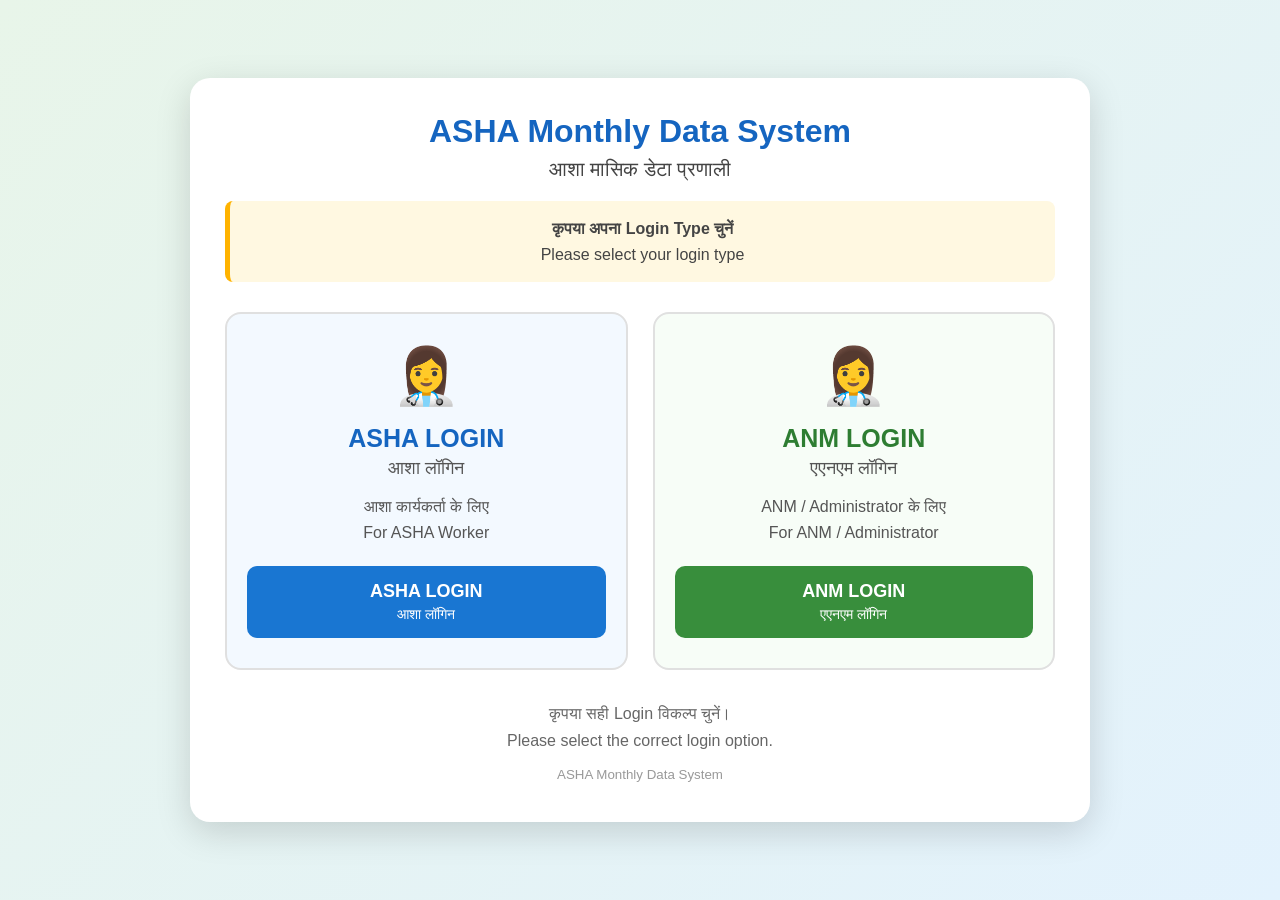
<file: index.html>
<!DOCTYPE html>
<html lang="en">
<head>
    <meta charset="UTF-8">
    <meta name="viewport" content="width=device-width, initial-scale=1.0">

    <link rel="manifest" href="manifest.json">

    <title>ASHA Monthly Data System</title>

    <link rel="stylesheet" href="css/style.css">
</head>

<body>

    <div class="login-container">

        <div class="header">
            <h1>ASHA Monthly Data System</h1>
            <p>आशा मासिक डेटा प्रणाली</p>

            <div class="instruction">
                <strong>कृपया अपना Login Type चुनें</strong><br>
                Please select your login type
            </div>
        </div>


        <div class="login-options">

            <!-- ASHA LOGIN -->
            <div class="login-card asha-card">

                <div class="icon">👩‍⚕️</div>

                <h2>ASHA LOGIN</h2>
                <p>आशा लॉगिन</p>

                <div class="card-text">
                    आशा कार्यकर्ता के लिए<br>
                    For ASHA Worker
                </div>

                <button onclick="goToASHA()">
                    ASHA LOGIN
                    <span>आशा लॉगिन</span>
                </button>

            </div>


            <!-- ANM LOGIN -->
            <div class="login-card anm-card">

                <div class="icon">👩‍⚕️</div>

                <h2>ANM LOGIN</h2>
                <p>एएनएम लॉगिन</p>

                <div class="card-text">
                    ANM / Administrator के लिए<br>
                    For ANM / Administrator
                </div>

                <button onclick="goToANM()">
                    ANM LOGIN
                    <span>एएनएम लॉगिन</span>
                </button>

            </div>

        </div>


        <div class="footer">
            <p>
                कृपया सही Login विकल्प चुनें।
                <br>
                Please select the correct login option.
            </p>

            <small>
                ASHA Monthly Data System
            </small>
        </div>

    </div>


    <script>

        function goToASHA() {
            window.location.href = "asha/login.html";
        }

        function goToANM() {
            window.location.href = "anm/login.html";
        }

    </script>

</body>
</html>
</file>
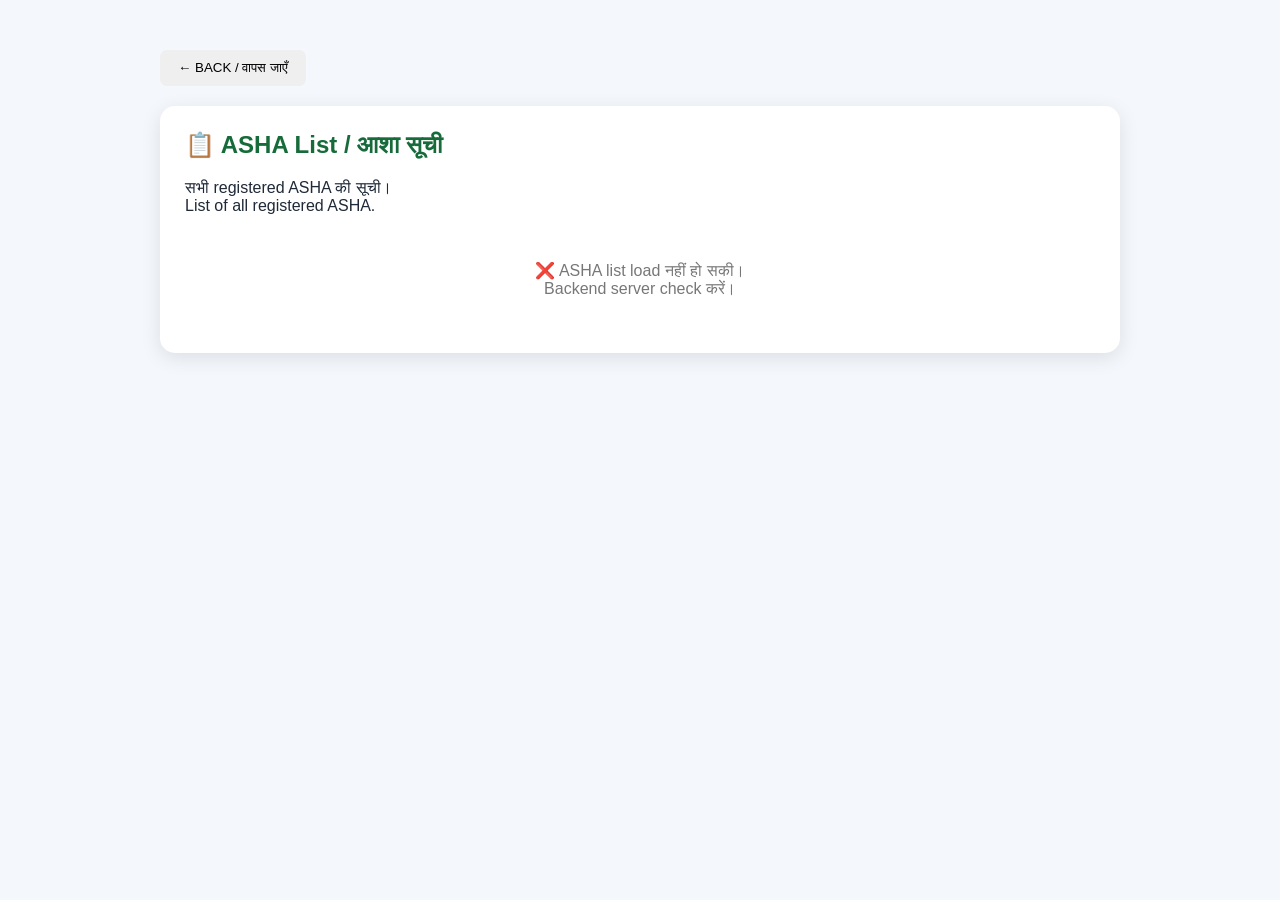
<file: anm/asha-list.html>
<!DOCTYPE html>
<html lang="hi">

<head>
    <meta charset="UTF-8">
    <meta name="viewport" content="width=device-width, initial-scale=1.0">

    <title>ASHA List | Parwa Monthly Data</title>

    <link rel="stylesheet" href="../css/anm.css">

    <style>
        .page-container {
            max-width: 1000px;
            margin: 30px auto;
            padding: 20px;
        }

        .card {
            background: white;
            padding: 25px;
            border-radius: 15px;
            box-shadow: 0 5px 20px rgba(0,0,0,0.10);
            margin-bottom: 20px;
        }

        h2 {
            color: #176b3a;
            margin-top: 0;
        }

        .back-button {
            padding: 10px 18px;
            border: none;
            border-radius: 7px;
            cursor: pointer;
            margin-bottom: 20px;
        }

        table {
            width: 100%;
            border-collapse: collapse;
            margin-top: 20px;
        }

        th,
        td {
            border: 1px solid #ddd;
            padding: 12px;
            text-align: left;
        }

        th {
            background: #176b3a;
            color: white;
        }

        .reset-button {
            background: #dc3545;
            color: white;
            border: none;
            padding: 8px 12px;
            border-radius: 6px;
            cursor: pointer;
            font-weight: bold;
        }

        .reset-button:hover {
            background: #bb2d3b;
        }

        .empty {
            text-align: center;
            padding: 30px;
            color: #777;
        }

        .reset-box {
            display: none;
            background: #fff3cd;
            padding: 20px;
            border-radius: 10px;
            margin-top: 20px;
        }

        .reset-box input {
            width: 100%;
            box-sizing: border-box;
            padding: 12px;
            border: 1px solid #ccc;
            border-radius: 7px;
            font-size: 16px;
            margin: 10px 0;
        }

        .reset-submit {
            background: #dc3545;
            color: white;
            border: none;
            padding: 11px 18px;
            border-radius: 7px;
            cursor: pointer;
            font-weight: bold;
        }

        .cancel {
            background: #6c757d;
            color: white;
            border: none;
            padding: 11px 18px;
            border-radius: 7px;
            cursor: pointer;
            margin-left: 8px;
        }

        .result {
            display: none;
            margin-top: 15px;
            padding: 15px;
            background: #d1e7dd;
            color: #0f5132;
            border-radius: 8px;
        }

        @media (max-width: 700px) {
            table {
                font-size: 13px;
            }

            th,
            td {
                padding: 8px;
            }
        }
    </style>
</head>

<body>

<div class="page-container">

    <button
        class="back-button"
        onclick="location.href='dashboard.html'"
    >
        ← BACK / वापस जाएँ
    </button>


    <div class="card">

        <h2>
            📋 ASHA List / आशा सूची
        </h2>

        <p>
            सभी registered ASHA की सूची।
            <br>
            List of all registered ASHA.
        </p>


        <div id="ashaList">
            Loading...
        </div>


        <!-- RESET PASSWORD -->

        <div
            id="resetBox"
            class="reset-box"
        >

            <h3>
                🔐 Reset Password
            </h3>

            <p>
                <strong>ASHA:</strong>
                <span id="selectedAsha"></span>
            </p>

            <label>
                New Password / नया पासवर्ड
            </label>

            <input
                type="text"
                id="newPassword"
                placeholder="नया password डालें"
            >

            <button
                class="reset-submit"
                onclick="resetPassword()"
            >
                🔄 Reset Password
            </button>

            <button
                class="cancel"
                onclick="closeReset()"
            >
                Cancel
            </button>


            <div
                id="resetResult"
                class="result"
            >

                <strong>
                    ✅ Password successfully reset!
                </strong>

                <br><br>

                New Password:

                <br>

                <strong id="passwordDisplay"></strong>

                <br><br>

                <button onclick="copyPassword()">
                    📋 Copy Password
                </button>

            </div>

        </div>

    </div>

</div>


<script>

 const API = "https://monthly-report-backend-1.onrender.com";

let selectedAshaId = null;
let currentPassword = "";


// ========================================
// LOAD ASHA LIST
// ========================================

async function loadAshaList() {

    const container =
        document.getElementById("ashaList");

    try {

        const response = await fetch(
            API + "/api/anm/asha-list"
        );

        const result =
            await response.json();


        if (
            !result.success ||
            !result.asha ||
            result.asha.length === 0
        ) {

            container.innerHTML = `
                <div class="empty">
                    अभी कोई ASHA account नहीं है।
                    <br>
                    No ASHA account created yet.
                </div>
            `;

            return;
        }


        let html = `

            <table>

                <thead>

                    <tr>

                        <th>#</th>

                        <th>
                            ASHA Name
                            <br>
                            आशा का नाम
                        </th>

                        <th>
                            Kendra
                            <br>
                            केंद्र
                        </th>

                        <th>
                            Username
                        </th>

                        <th>
                            Status
                        </th>

                        <th>
                            Password
                        </th>

                    </tr>

                </thead>

                <tbody>

        `;


        result.asha.forEach((asha, index) => {

            html += `

                <tr>

                    <td>
                        ${index + 1}
                    </td>

                    <td>
                        ${escapeHtml(asha.name)}
                    </td>

                    <td>
                        ${escapeHtml(asha.kendraSankhya)}
                    </td>

                    <td>
                        ${escapeHtml(asha.username)}
                    </td>

                    <td>
                        ${
                            asha.active
                            ? "✅ Active"
                            : "❌ Inactive"
                        }
                    </td>

                    <td>

                        <button
                            class="reset-button"
                            onclick="openReset(
                                '${escapeJs(asha.id)}',
                                '${escapeJs(asha.name)}'
                            )"
                        >
                            🔄 Reset
                        </button>

                    </td>

                </tr>

            `;

        });


        html += `

                </tbody>

            </table>

        `;


        container.innerHTML = html;


    } catch (error) {

        console.error(error);

        container.innerHTML = `
            <div class="empty">
                ❌ ASHA list load नहीं हो सकी।
                <br>
                Backend server check करें।
            </div>
        `;

    }

}


// ========================================
// OPEN RESET
// ========================================

function openReset(id, name) {

    selectedAshaId = id;

    document.getElementById(
        "selectedAsha"
    ).textContent = name;

    document.getElementById(
        "newPassword"
    ).value = "";

    document.getElementById(
        "resetResult"
    ).style.display = "none";

    document.getElementById(
        "resetBox"
    ).style.display = "block";

    document.getElementById(
        "resetBox"
    ).scrollIntoView({
        behavior: "smooth"
    });

}


// ========================================
// CLOSE RESET
// ========================================

function closeReset() {

    selectedAshaId = null;

    document.getElementById(
        "resetBox"
    ).style.display = "none";

}


// ========================================
// RESET PASSWORD
// ========================================

async function resetPassword() {

    if (!selectedAshaId) {

        alert("पहले ASHA select करें।");

        return;
    }


    const password =
        document.getElementById(
            "newPassword"
        ).value.trim();


    if (!password) {

        alert("नया password डालें।");

        return;
    }


    if (password.length < 4) {

        alert(
            "Password कम से कम 4 characters का होना चाहिए।"
        );

        return;
    }


    try {

        const response = await fetch(
            API + "/api/anm/reset-asha-password",
            {
                method: "POST",

                headers: {
                    "Content-Type": "application/json"
                },

                body: JSON.stringify({

                    ashaId: selectedAshaId,

                    newPassword: password

                })

            }
        );


        const result =
            await response.json();


        if (result.success) {

            currentPassword = password;

            document.getElementById(
                "passwordDisplay"
            ).textContent = password;

            document.getElementById(
                "resetResult"
            ).style.display = "block";

        } else {

            alert(
                "❌ " + result.message
            );

        }


    } catch (error) {

        console.error(error);

        alert(
            "❌ Password reset नहीं हो पाया।\n\n" +
            "Backend में reset API अभी नहीं है।"
        );

    }

}


// ========================================
// COPY PASSWORD
// ========================================

async function copyPassword() {

    try {

        await navigator.clipboard.writeText(
            currentPassword
        );

        alert(
            "✅ Password copied!"
        );

    } catch (error) {

        alert(
            "Password: " + currentPassword
        );

    }

}


// ========================================
// SECURITY
// ========================================

function escapeHtml(value) {

    return String(value ?? "")
        .replace(/&/g, "&amp;")
        .replace(/</g, "&lt;")
        .replace(/>/g, "&gt;")
        .replace(/"/g, "&quot;")
        .replace(/'/g, "&#039;");

}


function escapeJs(value) {

    return String(value ?? "")
        .replace(/\\/g, "\\\\")
        .replace(/'/g, "\\'")
        .replace(/"/g, '\\"')
        .replace(/\r/g, "\\r")
        .replace(/\n/g, "\\n");

}


// START

loadAshaList();

</script>

</body>

</html>
</file>
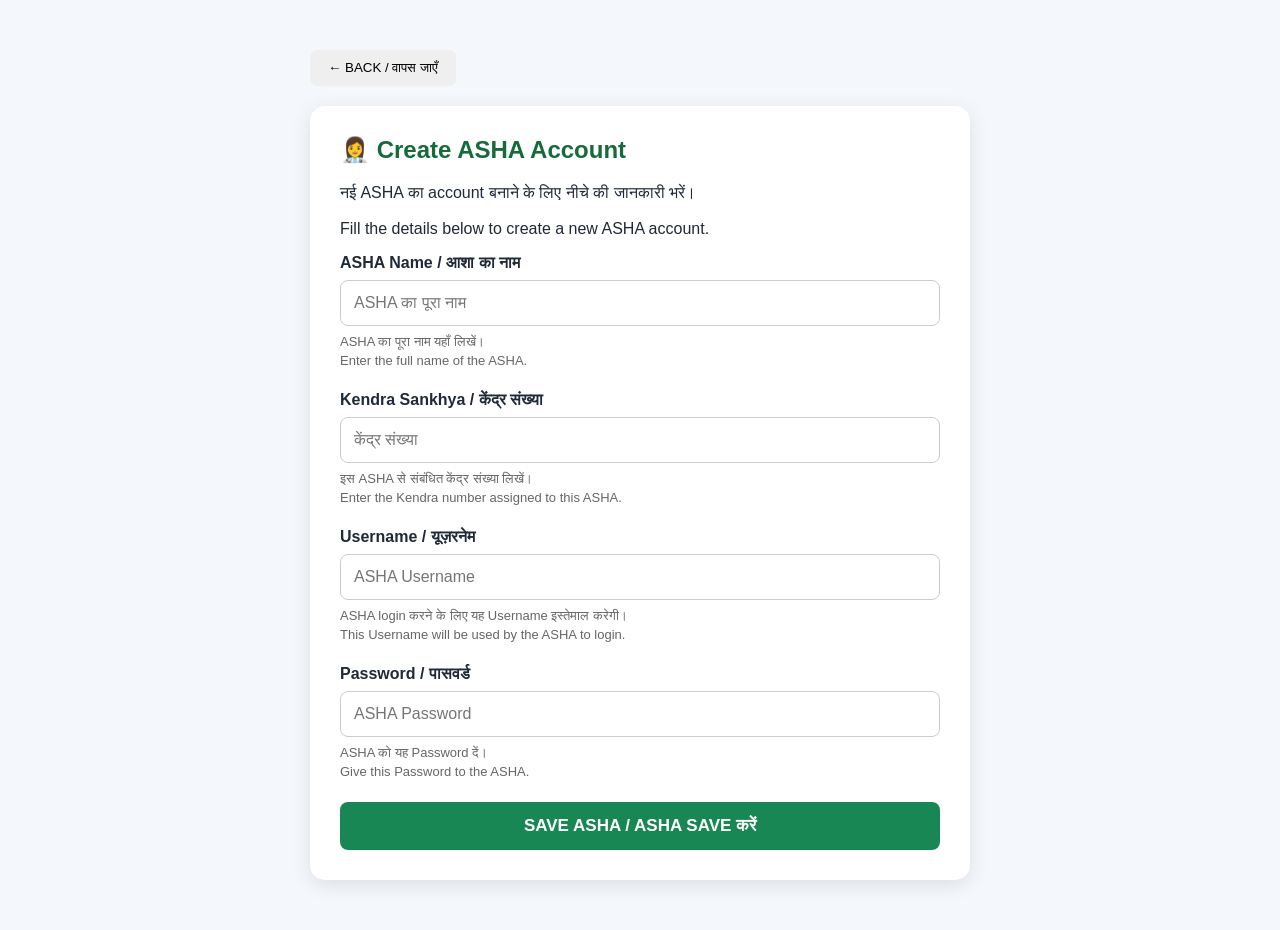
<file: anm/create-asha.html>
<!DOCTYPE html>
<html lang="hi">

<head>

    <meta charset="UTF-8">

    <meta
        name="viewport"
        content="width=device-width, initial-scale=1.0"
    >

    <title>Create ASHA | Parwa Monthly Data</title>

    <link rel="stylesheet" href="../css/anm.css">

    <style>

        .page-container {

            max-width: 700px;

            margin: 30px auto;

            padding: 20px;

        }


        .form-card {

            background: white;

            padding: 30px;

            border-radius: 15px;

            box-shadow:
                0 5px 20px rgba(0,0,0,0.10);

        }


        .form-card h2 {

            margin-top: 0;

            color: #176b3a;

        }


        .form-group {

            margin-bottom: 20px;

        }


        .form-group label {

            display: block;

            font-weight: bold;

            margin-bottom: 8px;

        }


        .form-group input {

            width: 100%;

            padding: 13px;

            border: 1px solid #ccc;

            border-radius: 8px;

            font-size: 16px;

            box-sizing: border-box;

        }


        .help-text {

            font-size: 13px;

            color: #666;

            margin-top: 6px;

            line-height: 1.5;

        }


        .save-button {

            width: 100%;

            padding: 14px;

            border: none;

            border-radius: 8px;

            background: #198754;

            color: white;

            font-size: 17px;

            font-weight: bold;

            cursor: pointer;

        }


        .save-button:hover {

            background: #146c43;

        }


        .message {

            margin-top: 15px;

            padding: 12px;

            border-radius: 8px;

            display: none;

        }


        .success {

            background: #d1e7dd;

            color: #0f5132;

        }


        .error {

            background: #f8d7da;

            color: #842029;

        }


        .back-button {

            margin-bottom: 20px;

            padding: 10px 18px;

            border: none;

            border-radius: 7px;

            cursor: pointer;

        }

    </style>

</head>


<body>


<div class="page-container">


    <button
        class="back-button"
        onclick="location.href='dashboard.html'"
    >
        ← BACK / वापस जाएँ
    </button>


    <div class="form-card">


        <h2>
            👩‍⚕️ Create ASHA Account
        </h2>


        <p>

            नई ASHA का account बनाने के लिए
            नीचे की जानकारी भरें।

            <br><br>

            Fill the details below to create a new ASHA account.

        </p>


        <form id="createAshaForm">


            <!-- NAME -->

            <div class="form-group">

                <label>
                    ASHA Name / आशा का नाम
                </label>

                <input
                    type="text"
                    id="ashaName"
                    placeholder="ASHA का पूरा नाम"
                    required
                >

                <div class="help-text">

                    ASHA का पूरा नाम यहाँ लिखें।

                    <br>

                    Enter the full name of the ASHA.

                </div>

            </div>


            <!-- KENDRA -->

            <div class="form-group">

                <label>
                    Kendra Sankhya / केंद्र संख्या
                </label>

                <input
                    type="text"
                    id="kendraSankhya"
                    placeholder="केंद्र संख्या"
                    required
                >

                <div class="help-text">

                    इस ASHA से संबंधित केंद्र संख्या लिखें।

                    <br>

                    Enter the Kendra number assigned to this ASHA.

                </div>

            </div>


            <!-- USERNAME -->

            <div class="form-group">

                <label>
                    Username / यूज़रनेम
                </label>

                <input
                    type="text"
                    id="ashaUsername"
                    placeholder="ASHA Username"
                    required
                >

                <div class="help-text">

                    ASHA login करने के लिए यह Username इस्तेमाल करेगी।

                    <br>

                    This Username will be used by the ASHA to login.

                </div>

            </div>


            <!-- PASSWORD -->

            <div class="form-group">

                <label>
                    Password / पासवर्ड
                </label>

                <input
                    type="password"
                    id="ashaPassword"
                    placeholder="ASHA Password"
                    required
                >

                <div class="help-text">

                    ASHA को यह Password दें।

                    <br>

                    Give this Password to the ASHA.

                </div>

            </div>


            <button
                type="submit"
                class="save-button"
            >
                SAVE ASHA / ASHA SAVE करें
            </button>


        </form>


        <div
            id="message"
            class="message"
        ></div>


    </div>

</div>


<script>


 const API = "https://monthly-report-backend-1.onrender.com";


document
    .getElementById("createAshaForm")
    .addEventListener(
        "submit",
        async function(event) {

            event.preventDefault();


            const name =
                document
                    .getElementById("ashaName")
                    .value
                    .trim();


            const kendraSankhya =
                document
                    .getElementById("kendraSankhya")
                    .value
                    .trim();


            const username =
                document
                    .getElementById("ashaUsername")
                    .value
                    .trim();


            const password =
                document
                    .getElementById("ashaPassword")
                    .value;


            const message =
                document.getElementById("message");


            try {


                const response =
                    await fetch(
                        API + "/api/anm/create-asha",
                        {

                            method: "POST",

                            headers: {

                                "Content-Type":
                                    "application/json"

                            },

                            body:
                                JSON.stringify({

                                    name:
                                        name,

                                    kendraSankhya:
                                        kendraSankhya,

                                    username:
                                        username,

                                    password:
                                        password

                                })

                        }
                    );


                const result =
                    await response.json();


                if (result.success) {


                    message.style.display =
                        "block";


                    message.className =
                        "message success";


                    message.innerHTML =
                        "✅ ASHA account successfully created!" +
                        "<br>" +
                        "ASHA account सफलतापूर्वक बना दिया गया।";


                    document
                        .getElementById(
                            "createAshaForm"
                        )
                        .reset();


                } else {


                    message.style.display =
                        "block";


                    message.className =
                        "message error";


                    message.innerHTML =
                        "❌ " +
                        result.message;


                }


            } catch (error) {


                console.error(error);


                message.style.display =
                    "block";


                message.className =
                    "message error";


                message.innerHTML =
                    "❌ Backend server से connection नहीं हो पाया।" +
                    "<br>" +
                    "Please make sure server is running.";


            }

        }
    );


</script>


</body>

</html>
</file>
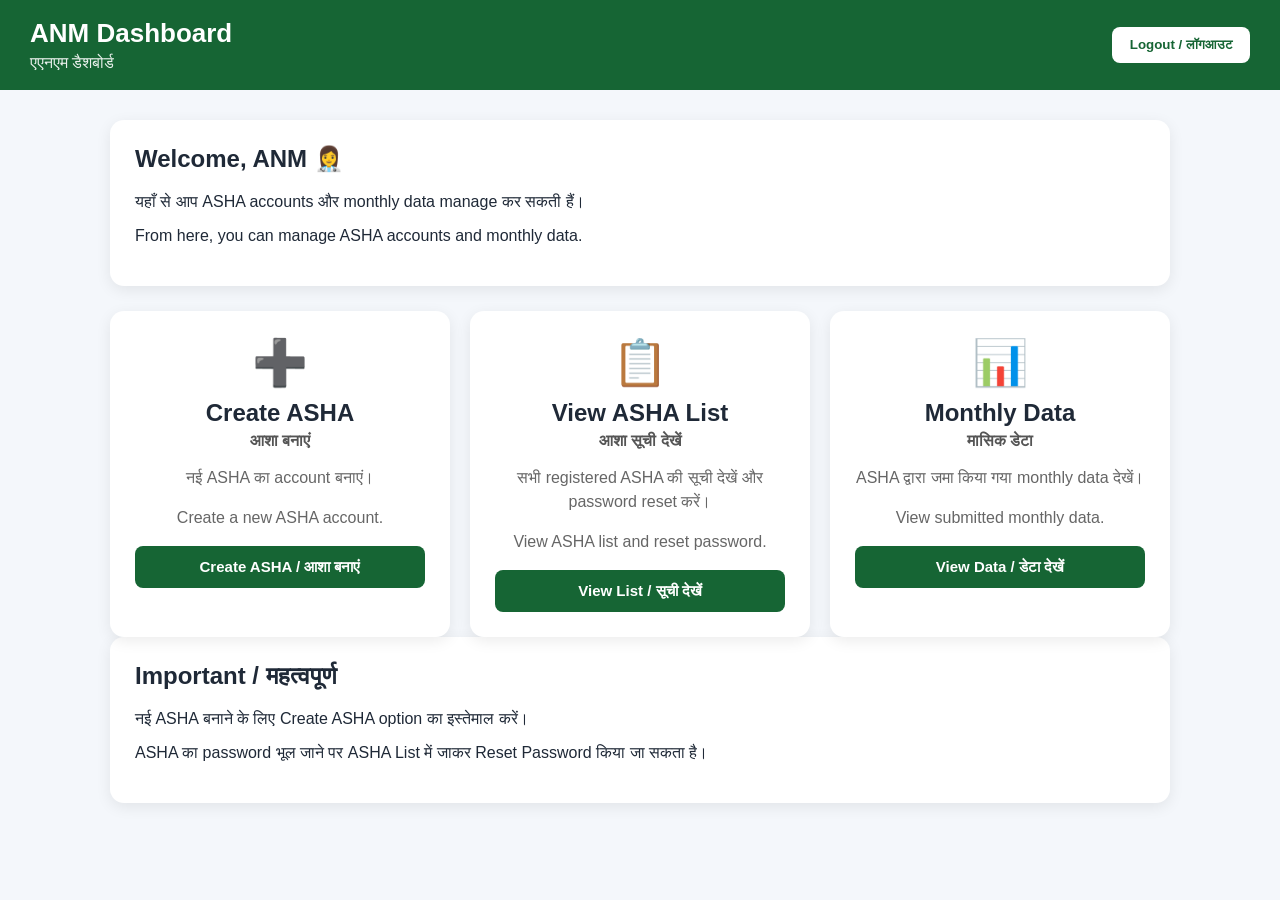
<file: anm/dashboard.html>
<!DOCTYPE html>
<html lang="hi">

<head>
    <meta charset="UTF-8">
    <meta name="viewport" content="width=device-width, initial-scale=1.0">

    <title>ANM Dashboard | Parwa Monthly Data</title>

    <link rel="stylesheet" href="../css/anm.css">
</head>

<body>

<header class="topbar">

    <div>
        <h1>ANM Dashboard</h1>
        <p>एएनएम डैशबोर्ड</p>
    </div>

    <button class="logout-btn" onclick="logout()">
        Logout / लॉगआउट
    </button>

</header>


<main class="container">

    <section class="welcome-card">

        <h2>Welcome, ANM 👩‍⚕️</h2>

        <p>
            यहाँ से आप ASHA accounts और monthly data manage कर सकती हैं।
        </p>

        <p>
            From here, you can manage ASHA accounts and monthly data.
        </p>

    </section>


    <section class="menu-grid">


        <!-- CREATE ASHA -->

        <div class="menu-card">

            <div class="icon">➕</div>

            <h2>
                Create ASHA
                <span>आशा बनाएं</span>
            </h2>

            <p>
                नई ASHA का account बनाएं।
            </p>

            <p>
                Create a new ASHA account.
            </p>

            <button onclick="location.href='create-asha.html'">
                Create ASHA / आशा बनाएं
            </button>

        </div>


        <!-- ASHA LIST -->

        <div class="menu-card">

            <div class="icon">📋</div>

            <h2>
                View ASHA List
                <span>आशा सूची देखें</span>
            </h2>

            <p>
                सभी registered ASHA की सूची देखें और password reset करें।
            </p>

            <p>
                View ASHA list and reset password.
            </p>

            <button onclick="location.href='asha-list.html'">
                View List / सूची देखें
            </button>

        </div>


        <!-- MONTHLY DATA -->

        <div class="menu-card">

            <div class="icon">📊</div>

            <h2>
                Monthly Data
                <span>मासिक डेटा</span>
            </h2>

            <p>
                ASHA द्वारा जमा किया गया monthly data देखें।
            </p>

            <p>
                View submitted monthly data.
            </p>

            <button onclick="location.href='view-data.html'">
                View Data / डेटा देखें
            </button>

        </div>


    </section>


    <section class="info-card">

        <h2>Important / महत्वपूर्ण</h2>

        <p>
            नई ASHA बनाने के लिए Create ASHA option का इस्तेमाल करें।
        </p>

        <p>
            ASHA का password भूल जाने पर ASHA List में जाकर
            Reset Password किया जा सकता है।
        </p>

    </section>

</main>


<script>

function logout() {

    localStorage.removeItem("anmLoggedIn");
    localStorage.removeItem("anmUser");

    window.location.href = "login.html";

}

</script>

</body>

</html>
</file>
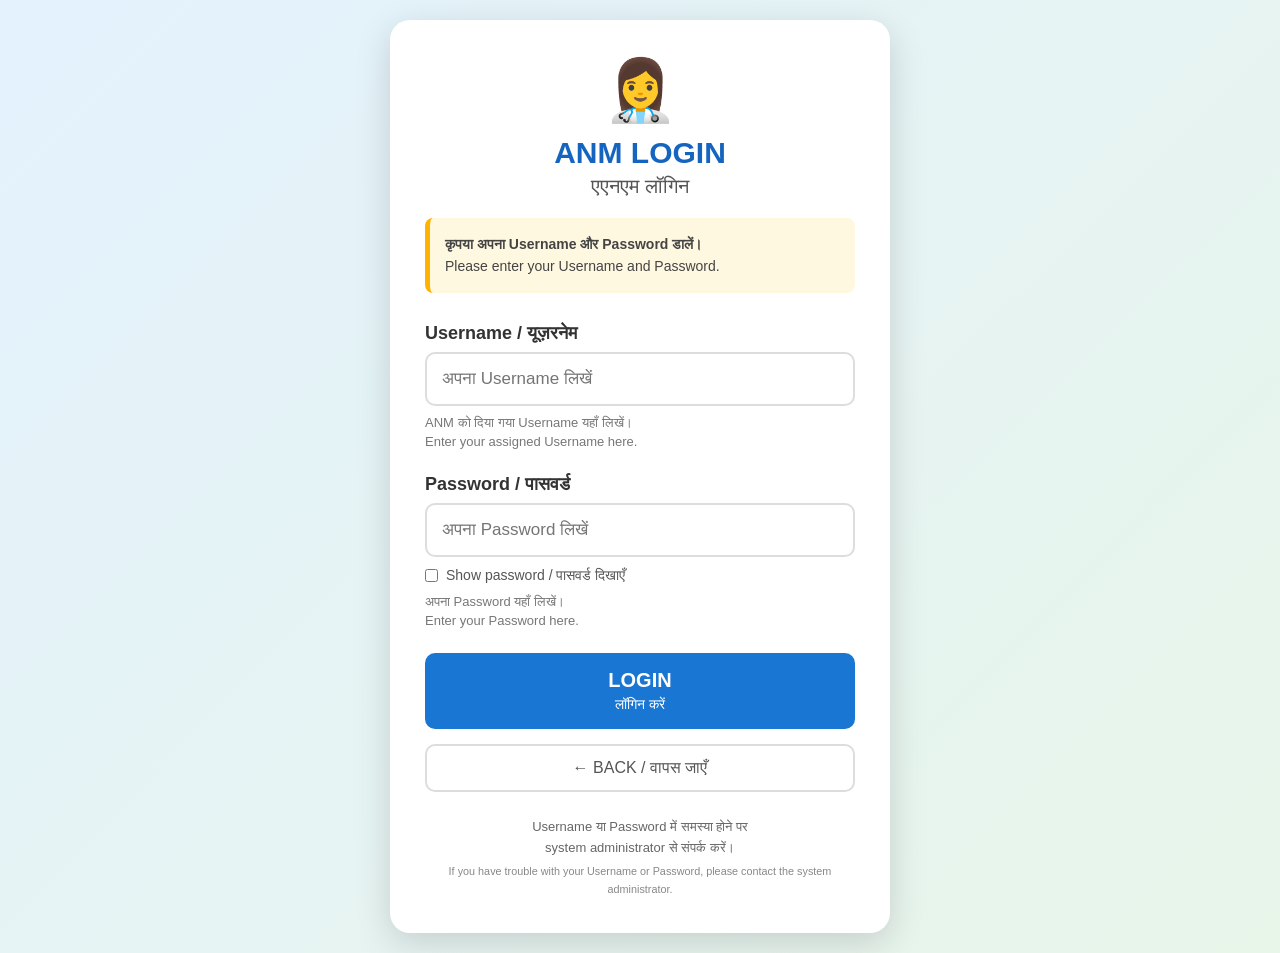
<file: anm/login.html>
<!DOCTYPE html>
<html lang="en">

<head>
    <meta charset="UTF-8">
    <meta name="viewport" content="width=device-width, initial-scale=1.0">

    <title>ANM Login | ASHA Monthly Data System</title>

    <link rel="stylesheet" href="../css/login.css">
</head>

<body>

    <div class="login-container">

        <div class="login-header">

            <div class="icon">👩‍⚕️</div>

            <h1>ANM LOGIN</h1>

            <p>एएनएम लॉगिन</p>

            <div class="instruction">
                <strong>
                    कृपया अपना Username और Password डालें।
                </strong>
                <br>
                Please enter your Username and Password.
            </div>

        </div>


        <!-- LOGIN FORM -->

        <form id="anmLoginForm">

            <!-- USERNAME -->

            <div class="form-group">

                <label for="username">
                    Username / यूज़रनेम
                </label>

                <input
                    type="text"
                    id="username"
                    placeholder="अपना Username लिखें"
                    autocomplete="username"
                    required
                >

                <div class="help-text">
                    ANM को दिया गया Username यहाँ लिखें।
                    <br>
                    Enter your assigned Username here.
                </div>

            </div>


            <!-- PASSWORD -->

            <div class="form-group">

                <label for="password">
                    Password / पासवर्ड
                </label>

                <input
                    type="password"
                    id="password"
                    placeholder="अपना Password लिखें"
                    autocomplete="current-password"
                    required
                >

                <label class="show-password">
                    <input
                        type="checkbox"
                        id="showPassword"
                    >
                    Show password / पासवर्ड दिखाएँ
                </label>

                <div class="help-text">
                    अपना Password यहाँ लिखें।
                    <br>
                    Enter your Password here.
                </div>

            </div>


            <!-- LOGIN BUTTON -->

            <button
                type="submit"
                class="login-button anm-login-button"
            >

                LOGIN

                <span>
                    लॉगिन करें
                </span>

            </button>

        </form>


        <!-- BACK BUTTON -->

        <button
            type="button"
            class="back-button"
            onclick="goBack()"
        >
            ← BACK / वापस जाएँ
        </button>


        <!-- FOOTER -->

        <div class="footer">

            <p>
                Username या Password में समस्या होने पर
                <br>
                system administrator से संपर्क करें।
            </p>

            <small>
                If you have trouble with your Username or Password,
                please contact the system administrator.
            </small>

        </div>

    </div>


    <script>

        document
            .getElementById("showPassword")
            .addEventListener("change", function() {
                document
                    .getElementById("password")
                    .type = this.checked ? "text" : "password";
            });

        // ==========================================
        // ANM LOGIN
        // ==========================================

        document
            .getElementById("anmLoginForm")
            .addEventListener("submit", async function(event) {

                event.preventDefault();

                const username =
                    document
                        .getElementById("username")
                        .value
                        .trim();

                const password =
                    document
                        .getElementById("password")
                        .value;


                try {

                    const response = await fetch(
                        "https://monthly-report-backend-1.onrender.com/api/anm/login",
                        {
                            method: "POST",

                            headers: {
                                "Content-Type": "application/json"
                            },

                            body: JSON.stringify({
                                username: username,
                                password: password
                            })
                        }
                    );


                    const result =
                        await response.json();


                    console.log(result);


                    if (result.success) {

                        localStorage.setItem(
                            "anmLoggedIn",
                            "true"
                        );

                        localStorage.setItem(
                            "anmUser",
                            JSON.stringify(result.user)
                        );


                        window.location.href =
                            "dashboard.html";

                    } else {

                        alert(result.message);

                    }

                } catch (error) {

                    console.error(error);

                    alert(
                        "Server से connection नहीं हो पाया।\n\n" +
                        "Please make sure backend server is running."
                    );

                }

            });


        // ==========================================
        // BACK BUTTON
        // ==========================================

        function goBack() {

            window.location.href =
                "../index.html";

        }

    </script>

</body>

</html>
</file>
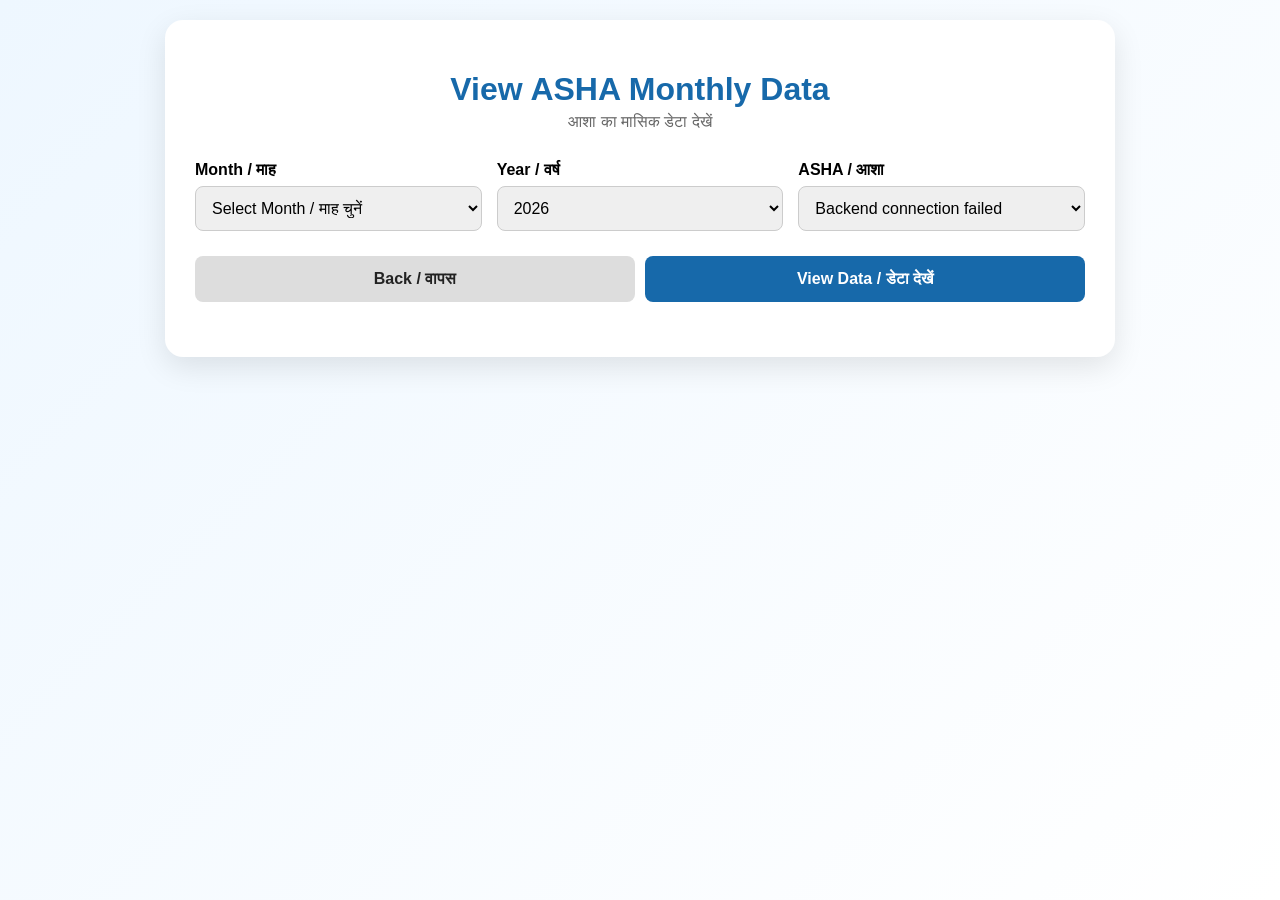
<file: anm/view-data.html>
<!DOCTYPE html>
<html lang="en">

<head>

    <meta charset="UTF-8">

    <meta name="viewport"
        content="width=device-width, initial-scale=1.0">

    <title>
        View ASHA Data | PARWA
    </title>

    <style>

        * {
            box-sizing: border-box;
        }

        body {

            margin: 0;

            font-family:
                Arial,
                sans-serif;

            background:
                linear-gradient(
                    135deg,
                    #eef7ff,
                    #ffffff
                );

            min-height: 100vh;

            padding: 20px;

        }

        .container {

            max-width: 950px;

            margin: auto;

            background: white;

            padding: 30px;

            border-radius: 18px;

            box-shadow:
                0 10px 30px
                rgba(0,0,0,0.10);

        }

        h1 {

            text-align: center;

            color: #1769aa;

            margin-bottom: 5px;

        }

        .subtitle {

            text-align: center;

            color: #666;

            margin-bottom: 30px;

        }

        .filters {

            display: grid;

            grid-template-columns:
                1fr 1fr 1fr;

            gap: 15px;

            margin-bottom: 25px;

        }

        .field label {

            display: block;

            font-weight: bold;

            margin-bottom: 7px;

        }

        select {

            width: 100%;

            padding: 12px;

            border:
                1px solid #ccc;

            border-radius: 8px;

            font-size: 16px;

        }

        .buttons {

            display: flex;

            gap: 10px;

            margin-bottom: 25px;

        }

        button {

            flex: 1;

            border: none;

            padding: 14px;

            border-radius: 8px;

            font-size: 16px;

            font-weight: bold;

            cursor: pointer;

        }

        .view-btn {

            background: #1769aa;

            color: white;

        }

        .back-btn {

            background: #ddd;

            color: #222;

        }

        .result {

            display: none;

        }

        .success {

            background: #eaf8ef;

            border:
                1px solid #8bd5a5;

            border-radius: 12px;

            padding: 20px;

        }

        .not-found {

            background: #fff4e5;

            border:
                1px solid #ffc46b;

            border-radius: 12px;

            padding: 25px;

            text-align: center;

            font-size: 18px;

            font-weight: bold;

        }

        .data-grid {

            display: grid;

            grid-template-columns:
                1fr 1fr;

            gap: 15px;

            margin-top: 20px;

        }

        .data-card {

            background: #f7faff;

            border:
                1px solid #dcecff;

            padding: 15px;

            border-radius: 10px;

        }

        .data-card .label {

            color: #666;

            font-size: 14px;

            margin-bottom: 5px;

        }

        .data-card .value {

            font-size: 20px;

            font-weight: bold;

            color: #1769aa;

        }

        .status {

            display: inline-block;

            margin-top: 15px;

            padding: 8px 15px;

            background: #16803c;

            color: white;

            border-radius: 20px;

            font-weight: bold;

        }

        @media(max-width:700px) {

            .filters {

                grid-template-columns: 1fr;

            }

            .data-grid {

                grid-template-columns: 1fr;

            }

            .buttons {

                flex-direction: column;

            }

            .container {

                padding: 20px;

            }

        }

    </style>

</head>

<body>

<div class="container">

    <h1>
        View ASHA Monthly Data
    </h1>

    <div class="subtitle">
        आशा का मासिक डेटा देखें
    </div>


    <!-- FILTERS -->

    <div class="filters">

        <!-- MONTH -->

        <div class="field">

            <label>
                Month / माह
            </label>

            <select id="month">

                <option value="">
                    Select Month / माह चुनें
                </option>

                <option>January</option>
                <option>February</option>
                <option>March</option>
                <option>April</option>
                <option>May</option>
                <option>June</option>
                <option>July</option>
                <option>August</option>
                <option>September</option>
                <option>October</option>
                <option>November</option>
                <option>December</option>

            </select>

        </div>


        <!-- YEAR -->

        <div class="field">

            <label>
                Year / वर्ष
            </label>

            <select id="year">

            </select>

        </div>


        <!-- ASHA -->

        <div class="field">

            <label>
                ASHA / आशा
            </label>

            <select id="asha">

                <option value="">
                    Loading...
                </option>

            </select>

        </div>

    </div>


    <!-- BUTTONS -->

    <div class="buttons">

        <button
            class="back-btn"
            onclick="goBack()">

            Back / वापस

        </button>

        <button
            class="view-btn"
            onclick="viewData()">

            View Data / डेटा देखें

        </button>

    </div>


    <!-- RESULT -->

    <div
        id="result"
        class="result">

    </div>

</div>


<script>

    // ==========================================
    // YEAR DROPDOWN
    // ==========================================

    const yearSelect =
        document.getElementById(
            "year"
        );

    const currentYear =
        new Date().getFullYear();

    for (
        let year = currentYear - 2;
        year <= currentYear + 2;
        year++
    ) {

        const option =
            document.createElement(
                "option"
            );

        option.value =
            year;

        option.textContent =
            year;

        if (
            year === currentYear
        ) {

            option.selected =
                true;

        }

        yearSelect.appendChild(
            option
        );

    }


    // ==========================================
    // LOAD ASHA LIST
    // ==========================================

    async function loadASHA() {

        const ashaSelect =
            document.getElementById(
                "asha"
            );

        try {

            const response =
                await fetch(
                    "https://monthly-report-backend-1.onrender.com/api/anm/asha-list"
                );

            const result =
                await response.json();


            if (!result.success) {

                ashaSelect.innerHTML =
                    `<option value="">
                        ASHA list not found
                    </option>`;

                return;

            }


            ashaSelect.innerHTML =
                `<option value="">
                    Select ASHA / आशा चुनें
                </option>`;


            result.asha.forEach(
                user => {

                    const option =
                        document.createElement(
                            "option"
                        );

                    option.value =
                        user.id;

                    option.textContent =
                        `${user.name} - Kendra ${user.kendraSankhya}`;

                    ashaSelect.appendChild(
                        option
                    );

                }
            );


        } catch (error) {

            console.error(error);

            ashaSelect.innerHTML =
                `<option value="">
                    Backend connection failed
                </option>`;

        }

    }


    // Load ASHA list
    loadASHA();


    // ==========================================
    // VIEW DATA
    // ==========================================

    async function viewData() {

        const month =
            document.getElementById(
                "month"
            ).value;

        const year =
            document.getElementById(
                "year"
            ).value;

        const ashaId =
            document.getElementById(
                "asha"
            ).value;


        if (!month) {

            alert(
                "Please select month / कृपया माह चुनें"
            );

            return;

        }


        if (!year) {

            alert(
                "Please select year / कृपया वर्ष चुनें"
            );

            return;

        }


        if (!ashaId) {

            alert(
                "Please select ASHA / कृपया ASHA चुनें"
            );

            return;

        }


        const resultBox =
            document.getElementById(
                "result"
            );


        resultBox.style.display =
            "block";


        resultBox.innerHTML =

            `<div class="not-found">
                Loading data...
                <br>
                डेटा लोड हो रहा है...
            </div>`;


        try {

            const url =
                "https://monthly-report-backend-1.onrender.com/api/anm/monthly-data" +
                "?month=" +
                encodeURIComponent(month) +
                "&year=" +
                encodeURIComponent(year) +
                "&ashaId=" +
                encodeURIComponent(ashaId);


            const response =
                await fetch(url);


            const result =
                await response.json();


            // ==================================
            // DATA NOT FOUND
            // ==================================

            if (
                result.success &&
                result.found === false
            ) {

                resultBox.innerHTML =

                    `<div class="not-found">

                        ❌ Data Not Submitted

                        <br>

                        डेटा जमा नहीं किया गया

                        <br><br>

                        <small>
                            ${month} ${year}
                        </small>

                    </div>`;

                return;

            }


            // ==================================
            // DATA FOUND
            // ==================================

            if (
                result.success &&
                result.found === true
            ) {

                const data =
                    result.data;


                resultBox.innerHTML =

                    `<div class="success">

                        <h2>
                            Monthly Data
                            / मासिक डेटा
                        </h2>

                        <div class="data-grid">

                            <div class="data-card">

                                <div class="label">
                                    ASHA Name
                                    / आशा का नाम
                                </div>

                                <div class="value">
                                    ${data.ashaName}
                                </div>

                            </div>


                            <div class="data-card">

                                <div class="label">
                                    Kendra Sankhya
                                    / केंद्र संख्या
                                </div>

                                <div class="value">
                                    ${data.kendraSankhya}
                                </div>

                            </div>


                            <div class="data-card">

                                <div class="label">
                                    Reporting Month
                                    / रिपोर्टिंग माह
                                </div>

                                <div class="value">
                                    ${data.month}
                                </div>

                            </div>


                            <div class="data-card">

                                <div class="label">
                                    Year / वर्ष
                                </div>

                                <div class="value">
                                    ${data.year}
                                </div>

                            </div>


                            <div class="data-card">

                                <div class="label">
                                    HBNC
                                </div>

                                <div class="value">
                                    ${data.hbnc}
                                </div>

                            </div>


                            <div class="data-card">

                                <div class="label">
                                    HBVC
                                </div>

                                <div class="value">
                                    ${data.hbvc}
                                </div>

                            </div>


                            <div class="data-card">

                                <div class="label">
                                    TB Patients
                                </div>

                                <div class="value">
                                    ${data.tb}
                                </div>

                            </div>


                            <div class="data-card">

                                <div class="label">
                                    ANTRA
                                </div>

                                <div class="value">
                                    ${data.antra}
                                </div>

                            </div>


                            <div class="data-card">
                                <div class="label">Total no. of Operation</div>
                                <div class="value">${data.operation ?? 0}</div>
                            </div>

                            <div class="data-card">
                                <div class="label">Total no. of Copper T</div>
                                <div class="value">${data.copperT ?? 0}</div>
                            </div>

                            <div class="data-card">
                                <div class="label">Total no. of Male Child</div>
                                <div class="value">${data.maleChild ?? 0}</div>
                            </div>

                            <div class="data-card">
                                <div class="label">Total no. of Female Child</div>
                                <div class="value">${data.femaleChild ?? 0}</div>
                            </div>

                            <div class="data-card">
                                <div class="label">Home Live Birth</div>
                                <div class="value">${data.homeLiveBirth ?? 0}</div>
                            </div>

                            <div class="data-card">
                                <div class="label">Home Weak Newborn</div>
                                <div class="value">${data.homeWeakNewborn ?? 0}</div>
                            </div>

                            <div class="data-card">
                                <div class="label">Private Live Birth</div>
                                <div class="value">${data.privateLiveBirth ?? 0}</div>
                            </div>

                            <div class="data-card">
                                <div class="label">Private Weak Newborn</div>
                                <div class="value">${data.privateWeakNewborn ?? 0}</div>
                            </div>

                            <div class="data-card">
                                <div class="label">Government Live Birth</div>
                                <div class="value">${data.governmentLiveBirth ?? 0}</div>
                            </div>

                            <div class="data-card">
                                <div class="label">Government Weak Newborn</div>
                                <div class="value">${data.governmentWeakNewborn ?? 0}</div>
                            </div>

                            <div class="data-card">
                                <div class="label">Total Live Birth</div>
                                <div class="value">${data.totalLiveBirth ?? 0}</div>
                            </div>

                            <div class="data-card">
                                <div class="label">First Day Home Visit</div>
                                <div class="value">${data.firstDayHomeVisit ?? 0}</div>
                            </div>

                            <div class="data-card">
                                <div class="label">Total Weak Newborn</div>
                                <div class="value">${data.totalWeakNewborn ?? 0}</div>
                            </div>

                            <div class="data-card">
                                <div class="label">First Week Home Visit</div>
                                <div class="value">${data.firstWeekHomeVisit ?? 0}</div>
                            </div>

                            <div class="data-card">
                                <div class="label">Previous Weak Children</div>
                                <div class="value">${data.previousWeakChildren ?? 0}</div>
                            </div>

                            <div class="data-card">
                                <div class="label">Previous Weak Alive After Month</div>
                                <div class="value">${data.previousWeakAliveAfterMonth ?? 0}</div>
                            </div>


                            <div class="data-card">

                                <div class="label">
                                    Date of Entry
                                    / डेटा भरने की तारीख
                                </div>

                                <div class="value">
                                    ${data.entryDate || "-"}
                                </div>

                            </div>


                            <div class="data-card">

                                <div class="label">
                                    Submitted At
                                    / जमा करने का समय
                                </div>

                                <div class="value">

                                    ${data.submittedAt
                                        ? new Date(
                                            data.submittedAt
                                        ).toLocaleString(
                                            "en-IN"
                                        )
                                        : "-"
                                    }

                                </div>

                            </div>

                        </div>


                        <div class="status">

                            ✓ Submitted
                            / जमा किया गया

                        </div>

                    </div>`;

                return;

            }


            // ==================================
            // ERROR
            // ==================================

            resultBox.innerHTML =

                `<div class="not-found">

                    ❌
                    ${result.message ||
                    "Unable to load data."}

                </div>`;


        } catch (error) {

            console.error(error);

            resultBox.innerHTML =

                `<div class="not-found">

                    ❌ Backend connection failed.

                    <br>

                    Backend server check करें।

                </div>`;

        }

    }


    // ==========================================
    // BACK
    // ==========================================

    function goBack() {

        window.location.href =
            "dashboard.html";

    }

</script>

</body>

</html>
</file>
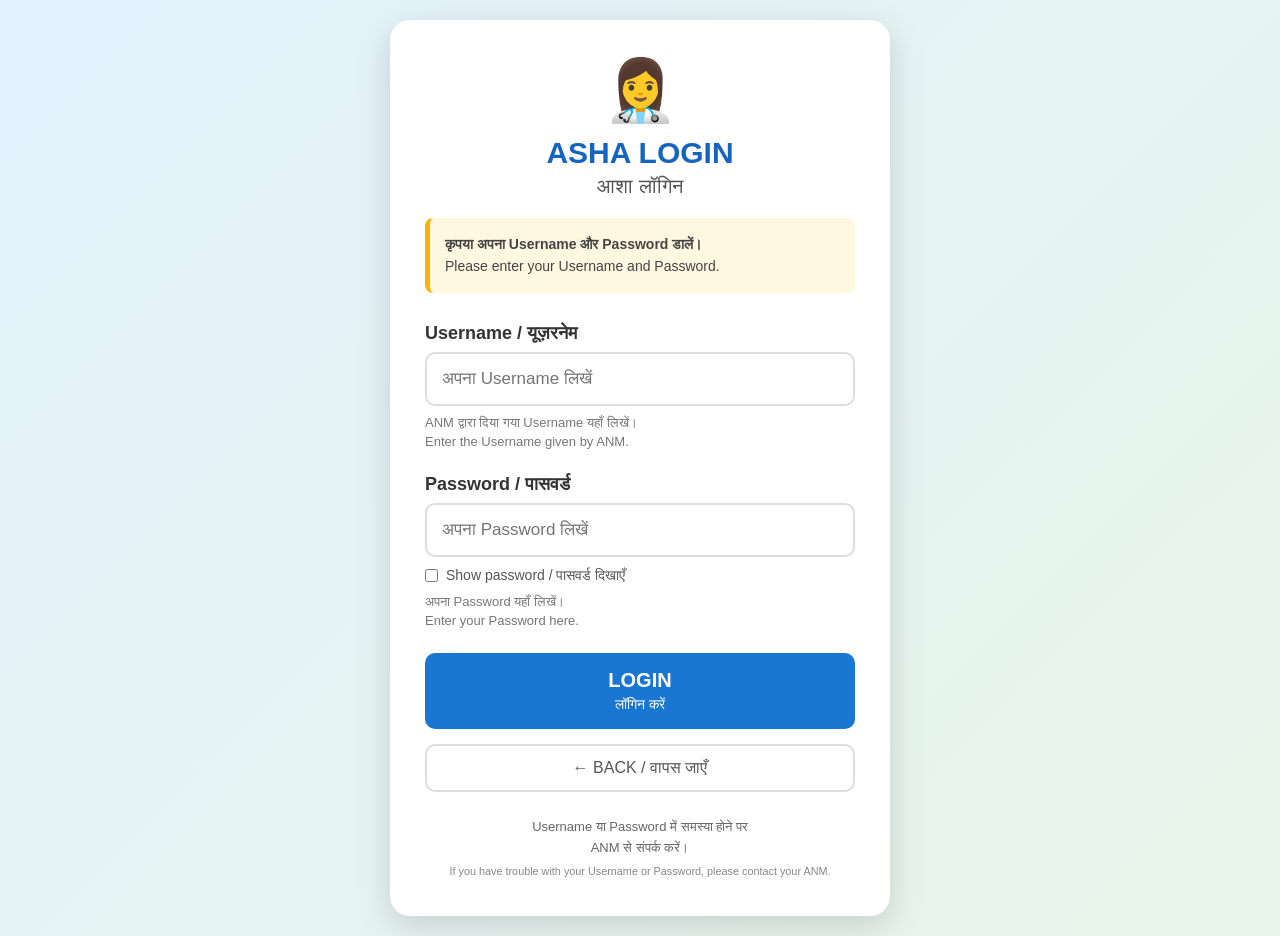
<file: asha/dashboard.html>
<!DOCTYPE html>
<html lang="hi">

<head>
    <meta charset="UTF-8">
    <meta name="viewport" content="width=device-width, initial-scale=1.0">

    <title>ASHA Dashboard | Parwa Monthly Data System</title>

    <link rel="stylesheet" href="../css/asha.css">

    <style>
        .dashboard-container {
            max-width: 1000px;
            margin: auto;
            padding: 20px;
        }

        .top-bar {
            display: flex;
            justify-content: space-between;
            align-items: center;
            gap: 15px;
            margin-bottom: 25px;
        }

        .user-card {
            background: white;
            border-radius: 15px;
            padding: 25px;
            box-shadow: 0 5px 20px rgba(0,0,0,0.10);
            margin-bottom: 25px;
        }

        .user-card h2 {
            margin-top: 0;
            color: #176b3a;
        }

        .info-grid {
            display: grid;
            grid-template-columns: repeat(2, 1fr);
            gap: 15px;
        }

        .info-box {
            background: #f5f8f6;
            padding: 18px;
            border-radius: 10px;
        }

        .info-label {
            font-size: 13px;
            color: #666;
            margin-bottom: 5px;
        }

        .info-value {
            font-size: 19px;
            font-weight: bold;
            color: #222;
        }

        .action-card {
            background: white;
            padding: 25px;
            border-radius: 15px;
            box-shadow: 0 5px 20px rgba(0,0,0,0.10);
        }

        .action-card h2 {
            color: #176b3a;
            margin-top: 0;
        }

        .data-button {
            display: block;
            width: 100%;
            padding: 16px;
            margin-top: 15px;
            border: none;
            border-radius: 10px;
            background: #198754;
            color: white;
            font-size: 17px;
            font-weight: bold;
            cursor: pointer;
        }

        .data-button:hover {
            background: #146c43;
        }

        .logout-button {
            padding: 10px 18px;
            border: none;
            border-radius: 8px;
            background: #dc3545;
            color: white;
            font-weight: bold;
            cursor: pointer;
        }

        .logout-button:hover {
            background: #bb2d3b;
        }

        .welcome {
            color: #555;
            line-height: 1.6;
        }

        @media (max-width: 600px) {

            .info-grid {
                grid-template-columns: 1fr;
            }

            .top-bar {
                flex-direction: column;
                align-items: stretch;
            }

            .logout-button {
                width: 100%;
            }
        }
    </style>

</head>

<body>

<div class="dashboard-container">

    <!-- TOP BAR -->

    <div class="top-bar">

        <div>
            <h1>ASHA Dashboard</h1>
            <p>आशा डैशबोर्ड</p>
        </div>

        <button
            class="logout-button"
            onclick="logout()"
        >
            LOGOUT / लॉगआउट
        </button>

    </div>


    <!-- USER INFORMATION -->

    <div class="user-card">

        <h2>
            👩‍⚕️ Welcome / स्वागत है
        </h2>

        <p class="welcome">
            नीचे आपके account की जानकारी दिखाई जा रही है।
            <br>
            Your account information is shown below.
        </p>


        <div class="info-grid">

            <div class="info-box">

                <div class="info-label">
                    ASHA Name / आशा का नाम
                </div>

                <div
                    class="info-value"
                    id="ashaName"
                >
                    Loading...
                </div>

            </div>


            <div class="info-box">

                <div class="info-label">
                    Kendra Sankhya / केंद्र संख्या
                </div>

                <div
                    class="info-value"
                    id="kendraSankhya"
                >
                    Loading...
                </div>

            </div>


            <div class="info-box">

                <div class="info-label">
                    Username / यूज़रनेम
                </div>

                <div
                    class="info-value"
                    id="username"
                >
                    Loading...
                </div>

            </div>


            <div class="info-box">

                <div class="info-label">
                    Status / स्थिति
                </div>

                <div
                    class="info-value"
                >
                    ✅ Active
                </div>

            </div>

        </div>

    </div>


    <!-- MONTHLY DATA -->

    <div class="action-card">

        <h2>
            📝 Monthly Data
        </h2>

        <p>
            इस महीने का डेटा भरने के लिए नीचे दिए गए button पर क्लिक करें।
            <br>
            Click the button below to enter this month's data.
        </p>

        <button
            class="data-button"
            onclick="openDataEntry()"
        >
            📝 ENTER MONTHLY DATA
            <br>
            मासिक डेटा भरें
        </button>

    </div>

</div>


<script>

    // ==========================================
    // CHECK LOGIN
    // ==========================================

    const loggedIn =
        localStorage.getItem("ashaLoggedIn");

    const userData =
        localStorage.getItem("ashaUser");


    if (
        loggedIn !== "true" ||
        !userData
    ) {

        window.location.href =
            "login.html";

    }


    // ==========================================
    // SHOW ASHA INFORMATION
    // ==========================================

    try {

        const user =
            JSON.parse(userData);


        document.getElementById("ashaName")
            .textContent =
            user.name || "Not Available";


        document.getElementById("kendraSankhya")
            .textContent =
            user.kendraSankhya || "Not Available";


        document.getElementById("username")
            .textContent =
            user.username || "Not Available";


    } catch (error) {

        console.error(error);

        localStorage.removeItem("ashaLoggedIn");
        localStorage.removeItem("ashaUser");

        window.location.href =
            "login.html";

    }


    // ==========================================
    // OPEN MONTHLY DATA
    // ==========================================

    function openDataEntry() {

        window.location.href =
            "data-entry.html";

    }


    // ==========================================
    // LOGOUT
    // ==========================================

    function logout() {

        localStorage.removeItem("ashaLoggedIn");
        localStorage.removeItem("ashaUser");

        window.location.href =
            "login.html";

    }

</script>

</body>

</html>
</file>
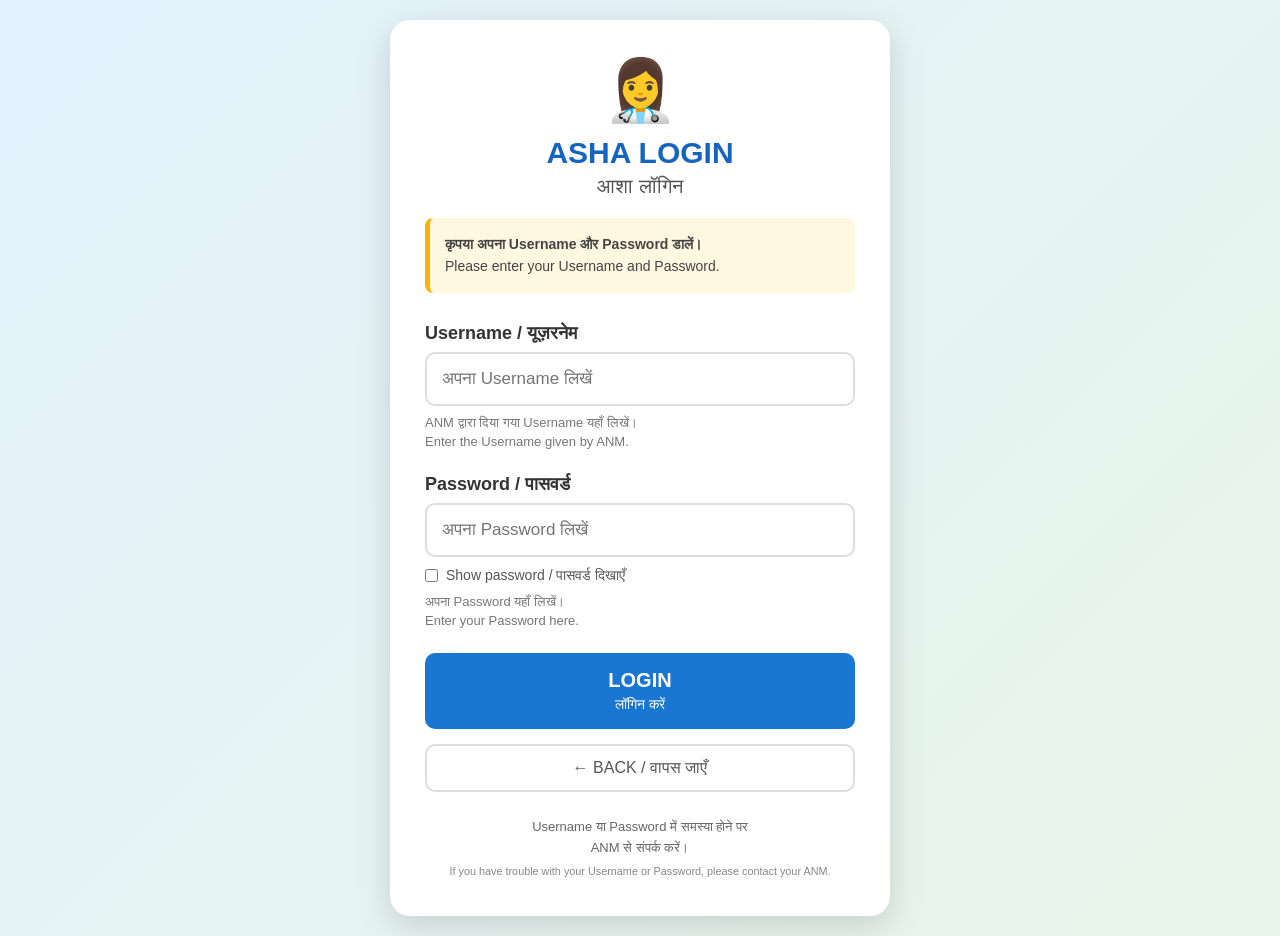
<file: asha/data-entry.html>
<!DOCTYPE html>
<html lang="en">

<head>

    <meta charset="UTF-8">

    <meta name="viewport" content="width=device-width, initial-scale=1.0">

    <title>Monthly Data Entry | PARWA</title>

    <style>

        * {
            box-sizing: border-box;
        }

        body {

            margin: 0;

            font-family:
                Arial,
                sans-serif;

            background:
                linear-gradient(
                    135deg,
                    #eef7ff,
                    #ffffff
                );

            color: #222;

        }

        .container {

            max-width: 850px;

            margin: 30px auto;

            background: white;

            padding: 30px;

            border-radius: 18px;

            box-shadow:
                0 10px 30px
                rgba(0,0,0,0.10);

        }

        h1 {

            text-align: center;

            color: #1769aa;

            margin-bottom: 5px;

        }

        .subtitle {

            text-align: center;

            color: #666;

            margin-bottom: 25px;

        }

        .info-box {

            background: #eef7ff;

            padding: 15px;

            border-radius: 12px;

            margin-bottom: 20px;

        }

        .info-row {

            display: grid;

            grid-template-columns:
                1fr 1fr;

            gap: 15px;

        }

        .field {

            margin-bottom: 20px;

        }

        label {

            display: block;

            font-weight: bold;

            margin-bottom: 7px;

        }

        input,
        select {

            width: 100%;

            padding: 12px;

            border: 1px solid #ccc;

            border-radius: 8px;

            font-size: 16px;

        }

        input[readonly] {

            background: #f2f2f2;

        }

        .help {

            margin-top: 5px;

            font-size: 13px;

            color: #666;

        }

        .buttons {

            display: flex;

            gap: 10px;

            margin-top: 25px;

        }

        button {

            flex: 1;

            padding: 14px;

            border: none;

            border-radius: 9px;

            font-size: 16px;

            font-weight: bold;

            cursor: pointer;

        }

        .review-btn {

            background: #1769aa;

            color: white;

        }

        .back-btn {

            background: #ddd;

            color: #222;

        }

        .review {

            display: none;

            margin-top: 25px;

            padding: 20px;

            background: #f8fbff;

            border-radius: 12px;

        }

        .review h2 {

            color: #1769aa;

        }

        .review-row {

            padding: 10px 0;

            border-bottom:
                1px solid #ddd;

        }

        .confirm {

            background: #16803c;

            color: white;

            margin-top: 20px;

        }

        .edit {

            background: #777;

            color: white;

            margin-top: 10px;

        }

        @media(max-width:600px) {

            .container {

                margin: 10px;

                padding: 20px;

            }

            .info-row {

                grid-template-columns: 1fr;

            }

            .buttons {

                flex-direction: column;

            }

        }

    </style>

</head>

<body>

<div class="container">

    <h1>
        Monthly Data Entry
    </h1>

    <div class="subtitle">
        मासिक डेटा प्रविष्टि
    </div>


    <!-- ASHA INFORMATION -->

    <div class="info-box">

        <div class="info-row">

            <div>

                <strong>
                    ASHA Name / आशा का नाम
                </strong>

                <div id="ashaName">
                    Loading...
                </div>

            </div>

            <div>

                <strong>
                    Kendra Sankhya / केंद्र संख्या
                </strong>

                <div id="kendraSankhya">
                    Loading...
                </div>

            </div>

        </div>

    </div>


    <!-- FORM -->

    <form id="dataForm">

        <!-- MONTH / YEAR -->

        <div class="info-row">

            <div class="field">

                <label>
                    Reporting Month / रिपोर्टिंग माह
                </label>

                <select id="month" required>

                    <option value="">
                        Select Month / माह चुनें
                    </option>

                    <option>January</option>
                    <option>February</option>
                    <option>March</option>
                    <option>April</option>
                    <option>May</option>
                    <option>June</option>
                    <option>July</option>
                    <option>August</option>
                    <option>September</option>
                    <option>October</option>
                    <option>November</option>
                    <option>December</option>

                </select>

                <div class="help">
                    जिस महीने का डेटा भर रहे हैं, वह महीना चुनें।
                    Select the month for which you are entering data.
                </div>

            </div>


            <div class="field">

                <label>
                    Year / वर्ष
                </label>

                <select id="year" required></select>

                <div class="help">
                    डेटा का वर्ष चुनें।
                    Select the reporting year.
                </div>

            </div>

        </div>


        <!-- DATE -->

        <div class="field">

            <label>
                Date of Entry / डेटा भरने की तारीख
            </label>

            <input
                type="text"
                id="entryDate"
                readonly
            >

            <div class="help">
                यह तारीख अपने आप भर जाएगी।
                This date is automatically generated.
            </div>

        </div>


        <!-- EXISTING HBNC -->

        <div class="field">

            <label>
                Total No. of HBNC
            </label>

            <input
                type="number"
                id="hbnc"
                min="0"
                required
            >

            <div class="help">
                HBNC की कुल संख्या दर्ज करें।
            </div>

        </div>


        <!-- EXISTING HBYC -->

        <div class="field">

            <label>
                Total No. of HBYC
            </label>

            <input
                type="number"
                id="hbyc"
                min="0"
                required
            >

            <div class="help">
                HBYC की कुल संख्या दर्ज करें।
            </div>

        </div>


        <!-- EXISTING TB -->

        <div class="field">

            <label>
                Total No. of TB Patients
            </label>

            <input
                type="number"
                id="tb"
                min="0"
                required
            >

            <div class="help">
                TB मरीजों की कुल संख्या दर्ज करें।
            </div>

        </div>


        <!-- EXISTING ANTRA -->

        <div class="field">

            <label>
                Total No. of ANTRA
            </label>

            <input
                type="number"
                id="antra"
                min="0"
                required
            >

            <div class="help">
                ANTRA की कुल संख्या दर्ज करें।
            </div>

        </div>


        <!-- NEW FIELDS -->

        <div class="field">

            <label>
                Total no. of Operation
            </label>

            <input
                type="number"
                id="operation"
                min="0"
                required
            >

        </div>


        <div class="field">

            <label>
                Total no. of Copper T
            </label>

            <input
                type="number"
                id="copperT"
                min="0"
                required
            >

        </div>


        <div class="field">

            <label>
                Total no. of Male Child
            </label>

            <input
                type="number"
                id="maleChild"
                min="0"
                required
            >

        </div>


        <div class="field">

            <label>
                Total no. of Female Child
            </label>

            <input
                type="number"
                id="femaleChild"
                min="0"
                required
            >

        </div>


        <div class="field">

            <label>
                घर पर जन्में कुल जीवित बच्चों की संख्या
            </label>

            <input
                type="number"
                id="homeLiveBirth"
                min="0"
                required
            >

        </div>


        <div class="field">

            <label>
                घर पर जन्मे कमजोर नवजात बच्चों की संख्या
            </label>

            <input
                type="number"
                id="homeWeakNewborn"
                min="0"
                required
            >

        </div>


        <div class="field">

            <label>
                प्राइवेट अस्पताल में जन्मे कुल जीवित बच्चों की संख्या
            </label>

            <input
                type="number"
                id="privateLiveBirth"
                min="0"
                required
            >

        </div>


        <div class="field">

            <label>
                प्राइवेट अस्पताल में जन्मे कमजोर नवजात बच्चों की संख्या
            </label>

            <input
                type="number"
                id="privateWeakNewborn"
                min="0"
                required
            >

        </div>


        <div class="field">

            <label>
                सरकारी अस्पताल में जन्मे कुल जीवित बच्चों की संख्या
            </label>

            <input
                type="number"
                id="governmentLiveBirth"
                min="0"
                required
            >

        </div>


        <div class="field">

            <label>
                सरकारी अस्पताल में जन्मे कमजोर नवजात बच्चों की संख्या
            </label>

            <input
                type="number"
                id="governmentWeakNewborn"
                min="0"
                required
            >

        </div>


        <div class="field">

            <label>
                घर पर, प्राइवेट अस्पताल एवं सरकारी अस्पताल में जन्मे कुल जीवित बच्चों की संख्या
            </label>

            <input
                type="number"
                id="totalLiveBirth"
                min="0"
                required
            >

        </div>


        <div class="field">

            <label>
                जन्म के प्रथम दिन ASHA द्वारा गृह भेंट किए गए कुल जीवित बच्चों की संख्या
            </label>

            <input
                type="number"
                id="firstDayHomeVisit"
                min="0"
                required
            >

        </div>


        <div class="field">

            <label>
                घर पर, प्राइवेट अस्पताल एवं सरकारी अस्पताल में जन्मे कुल कमजोर नवजात बच्चों की संख्या
            </label>

            <input
                type="number"
                id="totalWeakNewborn"
                min="0"
                required
            >

        </div>


        <div class="field">

            <label>
                घर/प्राइवेट/सरकारी अस्पताल में जन्मे कुल नवजात शिशुओं की संख्या जिसे आशा/आंगनबाड़ी द्वारा जन्म के पहले हफ्ते में गृह भेंट किया गया
            </label>

            <input
                type="number"
                id="firstWeekHomeVisit"
                min="0"
                required
            >

        </div>


        <div class="field">

            <label>
                पिछले प्रतिवेदन माह में चिन्हित किये गए कुल कमजोर बच्चों की संख्या
            </label>

            <input
                type="number"
                id="previousWeakChildren"
                min="0"
                required
            >

        </div>


        <div class="field">

            <label>
                पिछले प्रतिवेदन माह में चिन्हित किए गए कुल कमजोर बच्चों में से जन्म के एक माह बाद जीवित बच्चों की संख्या
            </label>

            <input
                type="number"
                id="previousWeakAliveAfterMonth"
                min="0"
                required
            >

        </div>


        <!-- BUTTONS -->

        <div class="buttons">

            <button
                type="button"
                class="back-btn"
                onclick="goBack()">

                Back / वापस

            </button>

            <button
                type="button"
                class="review-btn"
                onclick="showReview()">

                Review Data / डेटा देखें

            </button>

        </div>

    </form>


    <!-- REVIEW -->

    <div
        id="review"
        class="review">

        <h2>
            Review Your Data
        </h2>

        <p>
            कृपया Submit करने से पहले डेटा जांच लें।
            Please check your data before submitting.
        </p>


        <div class="review-row">
            <strong>ASHA Name:</strong>
            <span id="reviewName"></span>
        </div>

        <div class="review-row">
            <strong>Kendra Sankhya:</strong>
            <span id="reviewKendra"></span>
        </div>

        <div class="review-row">
            <strong>Month:</strong>
            <span id="reviewMonth"></span>
        </div>

        <div class="review-row">
            <strong>Year:</strong>
            <span id="reviewYear"></span>
        </div>

        <div class="review-row">
            <strong>Date:</strong>
            <span id="reviewDate"></span>
        </div>

        <div class="review-row">
            <strong>HBNC:</strong>
            <span id="reviewHBNC"></span>
        </div>

        <div class="review-row">
            <strong>HBYC:</strong>
            <span id="reviewHBYC"></span>
        </div>

        <div class="review-row">
            <strong>TB Patients:</strong>
            <span id="reviewTB"></span>
        </div>

        <div class="review-row">
            <strong>ANTRA:</strong>
            <span id="reviewANTRA"></span>
        </div>

        <div class="review-row">
            <strong>Total no. of Operation:</strong>
            <span id="reviewOperation"></span>
        </div>

        <div class="review-row">
            <strong>Total no. of Copper T:</strong>
            <span id="reviewCopperT"></span>
        </div>

        <div class="review-row">
            <strong>Total no. of Male Child:</strong>
            <span id="reviewMaleChild"></span>
        </div>

        <div class="review-row">
            <strong>Total no. of Female Child:</strong>
            <span id="reviewFemaleChild"></span>
        </div>

        <div class="review-row">
            <strong>घर पर जन्में कुल जीवित बच्चों:</strong>
            <span id="reviewHomeLiveBirth"></span>
        </div>

        <div class="review-row">
            <strong>घर पर जन्मे कमजोर नवजात:</strong>
            <span id="reviewHomeWeakNewborn"></span>
        </div>

        <div class="review-row">
            <strong>प्राइवेट अस्पताल में कुल जीवित बच्चे:</strong>
            <span id="reviewPrivateLiveBirth"></span>
        </div>

        <div class="review-row">
            <strong>प्राइवेट अस्पताल में कमजोर नवजात:</strong>
            <span id="reviewPrivateWeakNewborn"></span>
        </div>

        <div class="review-row">
            <strong>सरकारी अस्पताल में कुल जीवित बच्चे:</strong>
            <span id="reviewGovernmentLiveBirth"></span>
        </div>

        <div class="review-row">
            <strong>सरकारी अस्पताल में कमजोर नवजात:</strong>
            <span id="reviewGovernmentWeakNewborn"></span>
        </div>

        <div class="review-row">
            <strong>कुल जीवित बच्चे:</strong>
            <span id="reviewTotalLiveBirth"></span>
        </div>

        <div class="review-row">
            <strong>प्रथम दिन गृह भेंट:</strong>
            <span id="reviewFirstDayHomeVisit"></span>
        </div>

        <div class="review-row">
            <strong>कुल कमजोर नवजात:</strong>
            <span id="reviewTotalWeakNewborn"></span>
        </div>

        <div class="review-row">
            <strong>पहले हफ्ते की गृह भेंट:</strong>
            <span id="reviewFirstWeekHomeVisit"></span>
        </div>

        <div class="review-row">
            <strong>पिछले माह के कमजोर बच्चे:</strong>
            <span id="reviewPreviousWeakChildren"></span>
        </div>

        <div class="review-row">
            <strong>एक माह बाद जीवित बच्चे:</strong>
            <span id="reviewPreviousWeakAliveAfterMonth"></span>
        </div>

        <div class="review-row">
            <strong>कुल योग:</strong>
            <span id="reviewGrandTotal"></span>
        </div>


        <button
            class="confirm"
            onclick="submitData()">

            Confirm & Submit
            / पुष्टि करें और जमा करें

        </button>


        <button
            class="edit"
            onclick="editData()">

            Edit Data / डेटा बदलें

        </button>

    </div>

</div>


<script>

    // ==========================================
    // CHECK LOGIN
    // ==========================================

    const loggedIn =
        localStorage.getItem("ashaLoggedIn");

    if (loggedIn !== "true") {

        window.location.href =
            "login.html";

    }


    // ==========================================
    // GET ASHA USER
    // ==========================================

    const userJSON =
        localStorage.getItem("ashaUser");

    let ashaUser = null;

    try {

        ashaUser =
            JSON.parse(userJSON);

    } catch (error) {

        ashaUser = null;

    }


    if (!ashaUser) {

        alert(
            "ASHA login information not found."
        );

        window.location.href =
            "login.html";

    }


    // ==========================================
    // DISPLAY ASHA INFORMATION
    // ==========================================

    document.getElementById("ashaName").textContent =
        ashaUser.name || "-";

    document.getElementById("kendraSankhya").textContent =
        ashaUser.kendraSankhya || "-";


    // ==========================================
    // DATE
    // ==========================================

    const today =
        new Date();

    const formattedDate =
        today.toLocaleDateString("en-IN");

    document.getElementById("entryDate").value =
        formattedDate;


    // ==========================================
    // YEAR DROPDOWN
    // ==========================================

    const yearSelect =
        document.getElementById("year");

    const currentYear =
        today.getFullYear();

    for (
        let year = currentYear - 2;
        year <= currentYear + 2;
        year++
    ) {

        const option =
            document.createElement("option");

        option.value = year;
        option.textContent = year;

        if (year === currentYear) {

            option.selected = true;

        }

        yearSelect.appendChild(option);

    }


    // ==========================================
    // HELPER FUNCTION
    // ==========================================

    function value(id) {

        return document.getElementById(id).value || "0";

    }


    // ==========================================
    // SHOW REVIEW
    // ==========================================

    function showReview() {

        const form =
            document.getElementById("dataForm");

        if (!form.checkValidity()) {

            form.reportValidity();

            return;

        }


        document.getElementById("reviewName").textContent =
            ashaUser.name || "-";

        document.getElementById("reviewKendra").textContent =
            ashaUser.kendraSankhya || "-";

        document.getElementById("reviewMonth").textContent =
            value("month");

        document.getElementById("reviewYear").textContent =
            value("year");

        document.getElementById("reviewDate").textContent =
            value("entryDate");


        document.getElementById("reviewHBNC").textContent =
            value("hbnc");

        document.getElementById("reviewHBYC").textContent =
            value("hbyc");

        document.getElementById("reviewTB").textContent =
            value("tb");

        document.getElementById("reviewANTRA").textContent =
            value("antra");


        document.getElementById("reviewOperation").textContent =
            value("operation");

        document.getElementById("reviewCopperT").textContent =
            value("copperT");

        document.getElementById("reviewMaleChild").textContent =
            value("maleChild");

        document.getElementById("reviewFemaleChild").textContent =
            value("femaleChild");

        document.getElementById("reviewHomeLiveBirth").textContent =
            value("homeLiveBirth");

        document.getElementById("reviewHomeWeakNewborn").textContent =
            value("homeWeakNewborn");

        document.getElementById("reviewPrivateLiveBirth").textContent =
            value("privateLiveBirth");

        document.getElementById("reviewPrivateWeakNewborn").textContent =
            value("privateWeakNewborn");

        document.getElementById("reviewGovernmentLiveBirth").textContent =
            value("governmentLiveBirth");

        document.getElementById("reviewGovernmentWeakNewborn").textContent =
            value("governmentWeakNewborn");

        document.getElementById("reviewTotalLiveBirth").textContent =
            value("totalLiveBirth");

        document.getElementById("reviewFirstDayHomeVisit").textContent =
            value("firstDayHomeVisit");

        document.getElementById("reviewTotalWeakNewborn").textContent =
            value("totalWeakNewborn");

        document.getElementById("reviewFirstWeekHomeVisit").textContent =
            value("firstWeekHomeVisit");

        document.getElementById("reviewPreviousWeakChildren").textContent =
            value("previousWeakChildren");

        document.getElementById("reviewPreviousWeakAliveAfterMonth").textContent =
            value("previousWeakAliveAfterMonth");


        // ==========================================
        // TOTAL
        // ==========================================

        const numbers = [

            Number(value("hbnc")),
            Number(value("hbyc")),
            Number(value("tb")),
            Number(value("antra")),
            Number(value("operation")),
            Number(value("copperT")),
            Number(value("maleChild")),
            Number(value("femaleChild")),
            Number(value("homeLiveBirth")),
            Number(value("homeWeakNewborn")),
            Number(value("privateLiveBirth")),
            Number(value("privateWeakNewborn")),
            Number(value("governmentLiveBirth")),
            Number(value("governmentWeakNewborn")),
            Number(value("totalLiveBirth")),
            Number(value("firstDayHomeVisit")),
            Number(value("totalWeakNewborn")),
            Number(value("firstWeekHomeVisit")),
            Number(value("previousWeakChildren")),
            Number(value("previousWeakAliveAfterMonth"))

        ];

        const grandTotal =
            numbers.reduce(
                (sum, num) => sum + num,
                0
            );

        document.getElementById("reviewGrandTotal").textContent =
            grandTotal;


        document.getElementById("review").style.display =
            "block";


        document.getElementById("review").scrollIntoView({
            behavior: "smooth"
        });

    }


    // ==========================================
    // EDIT
    // ==========================================

    function editData() {

        document.getElementById("review").style.display =
            "none";

        window.scrollTo({

            top: 0,

            behavior: "smooth"

        });

    }


    // ==========================================
    // SUBMIT DATA TO BACKEND
    // ==========================================

    async function submitData() {

        const month =
            value("month");

        const year =
            value("year");

        if (!month) {

            alert(
                "Please select month."
            );

            return;

        }


        // Disable button while submitting

        const button =
            document.querySelector(".confirm");

        button.disabled = true;

        button.textContent =
            "Submitting...";


        try {

            const response =
                await fetch(
                    "https://monthly-report-backend-1.onrender.com/api/asha/monthly-data",
                    {

                        method: "POST",

                        headers: {

                            "Content-Type":
                                "application/json"

                        },

                        body:
                            JSON.stringify({

                                ashaId:
                                    ashaUser.id,

                                name:
                                    ashaUser.name,

                                kendraSankhya:
                                    ashaUser.kendraSankhya,

                                month:
                                    month,

                                year:
                                    year,

                                entryDate:
                                    value("entryDate"),


                                // EXISTING DATA

                                hbnc:
                                    value("hbnc"),

                                hbvc:
                                    value("hbyc"),

                                tb:
                                    value("tb"),

                                antra:
                                    value("antra"),


                                // NEW DATA

                                operation:
                                    value("operation"),

                                copperT:
                                    value("copperT"),

                                maleChild:
                                    value("maleChild"),

                                femaleChild:
                                    value("femaleChild"),

                                homeLiveBirth:
                                    value("homeLiveBirth"),

                                homeWeakNewborn:
                                    value("homeWeakNewborn"),

                                privateLiveBirth:
                                    value("privateLiveBirth"),

                                privateWeakNewborn:
                                    value("privateWeakNewborn"),

                                governmentLiveBirth:
                                    value("governmentLiveBirth"),

                                governmentWeakNewborn:
                                    value("governmentWeakNewborn"),

                                totalLiveBirth:
                                    value("totalLiveBirth"),

                                firstDayHomeVisit:
                                    value("firstDayHomeVisit"),

                                totalWeakNewborn:
                                    value("totalWeakNewborn"),

                                firstWeekHomeVisit:
                                    value("firstWeekHomeVisit"),

                                previousWeakChildren:
                                    value("previousWeakChildren"),

                                previousWeakAliveAfterMonth:
                                    value("previousWeakAliveAfterMonth")

                            })

                    }
                );


            const result =
                await response.json();


            if (result.success) {

                const responseData =
                    result.data || {};

                const submissionData = {
                    ...responseData,
                    ashaId:
                        responseData.ashaId || ashaUser.id,
                    name:
                        responseData.ashaName || ashaUser.name,
                    kendraSankhya:
                        responseData.kendraSankhya || ashaUser.kendraSankhya,
                    month:
                        responseData.month || month,
                    year:
                        responseData.year || year,
                    entryDate:
                        responseData.entryDate || value("entryDate"),
                    hbnc:
                        responseData.hbnc ?? value("hbnc"),
                    hbyc:
                        responseData.hbvc ?? value("hbyc"),
                    tb:
                        responseData.tb ?? value("tb"),
                    antra:
                        responseData.antra ?? value("antra")
                };

                localStorage.setItem(
                    "lastSubmissionData",
                    JSON.stringify(submissionData)
                );

                alert(
                    "Data Submitted Successfully!\n\nडेटा सफलतापूर्वक जमा हो गया।"
                );

                window.location.href =
                    "success.html";

            } else {

                alert(
                    result.message ||
                    "Data submit नहीं हुआ."
                );

                button.disabled =
                    false;

                button.textContent =
                    "Confirm & Submit / पुष्टि करें और जमा करें";

            }

        } catch (error) {

            console.error(error);

            alert(
                "Backend server से connection नहीं हो पाया.\n\nकृपया check करें कि server चल रहा है।"
            );

            button.disabled =
                false;

            button.textContent =
                "Confirm & Submit / पुष्टि करें और जमा करें";

        }

    }


    // ==========================================
    // BACK
    // ==========================================

    function goBack() {

        window.location.href =
            "dashboard.html";

    }

</script>

</body>

</html>
</file>
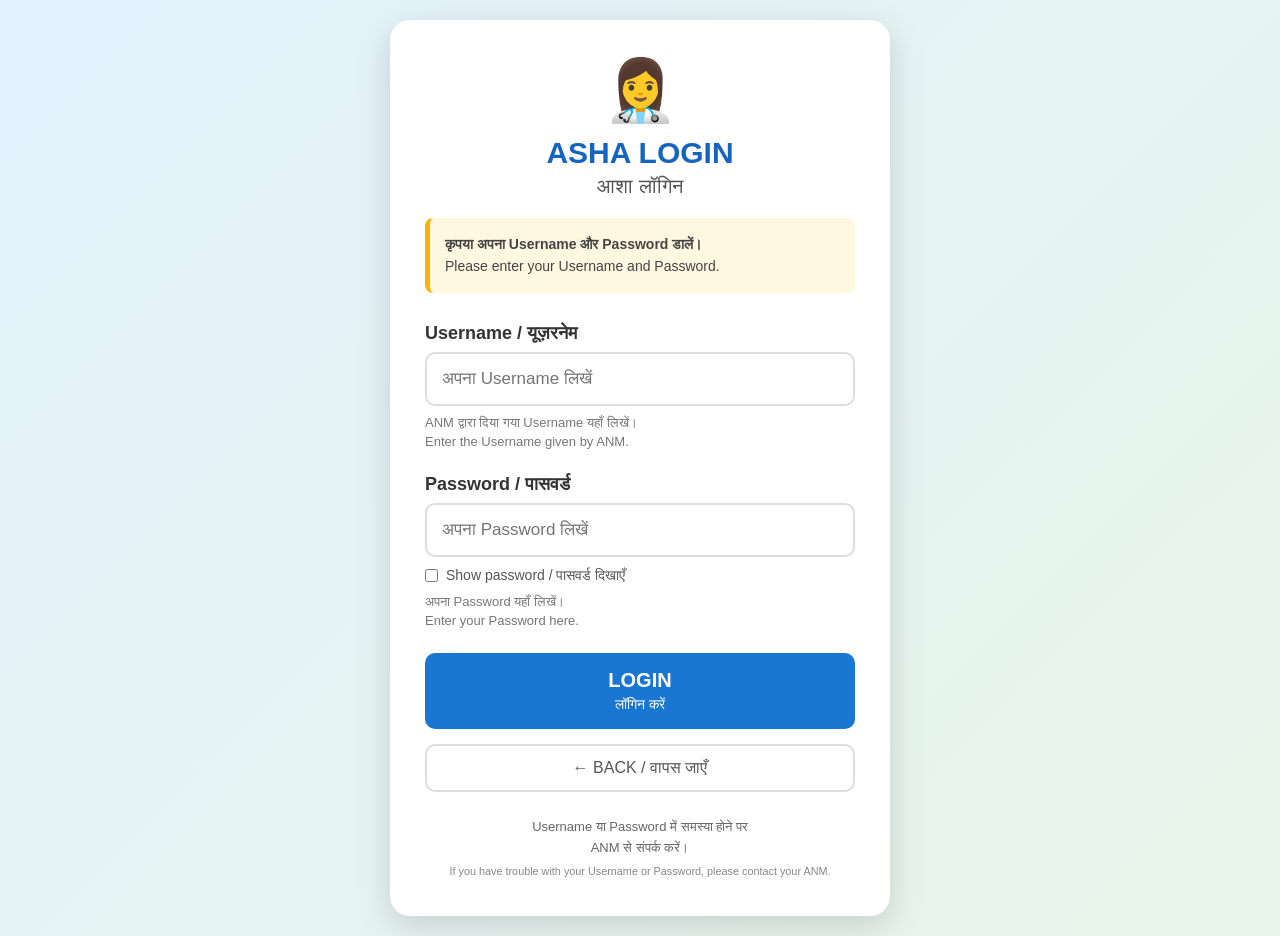
<file: asha/login.html>
<!DOCTYPE html>
<html lang="hi">

<head>
    <meta charset="UTF-8">
    <meta name="viewport" content="width=device-width, initial-scale=1.0">

    <title>ASHA Login | Parwa Monthly Data System</title>

    <link rel="stylesheet" href="../css/login.css">

    <style>
        .login-button {
            cursor: pointer;
        }

        .error-message {
            display: none;
            margin-top: 15px;
            padding: 12px;
            border-radius: 8px;
            background: #f8d7da;
            color: #842029;
            text-align: center;
        }

        .success-message {
            display: none;
            margin-top: 15px;
            padding: 12px;
            border-radius: 8px;
            background: #d1e7dd;
            color: #0f5132;
            text-align: center;
        }
    </style>
</head>

<body>

<div class="login-container">

    <div class="login-header">

        <div class="icon">👩‍⚕️</div>

        <h1>ASHA LOGIN</h1>

        <p>आशा लॉगिन</p>

        <div class="instruction">

            <strong>
                कृपया अपना Username और Password डालें।
            </strong>

            <br>

            Please enter your Username and Password.

        </div>

    </div>


    <form id="ashaLoginForm">

        <!-- USERNAME -->

        <div class="form-group">

            <label for="username">
                Username / यूज़रनेम
            </label>

            <input
                type="text"
                id="username"
                placeholder="अपना Username लिखें"
                autocomplete="username"
                required
            >

            <div class="help-text">

                ANM द्वारा दिया गया Username यहाँ लिखें।

                <br>

                Enter the Username given by ANM.

            </div>

        </div>


        <!-- PASSWORD -->

        <div class="form-group">

            <label for="password">
                Password / पासवर्ड
            </label>

            <input
                type="password"
                id="password"
                placeholder="अपना Password लिखें"
                autocomplete="current-password"
                required
            >

            <label class="show-password">
                <input
                    type="checkbox"
                    id="showPassword"
                >
                Show password / पासवर्ड दिखाएँ
            </label>

            <div class="help-text">

                अपना Password यहाँ लिखें।

                <br>

                Enter your Password here.

            </div>

        </div>


        <!-- LOGIN BUTTON -->

        <button
            type="submit"
            class="login-button"
        >

            LOGIN

            <span>
                लॉगिन करें
            </span>

        </button>

    </form>


    <!-- ERROR -->

    <div
        id="errorMessage"
        class="error-message"
    ></div>


    <!-- SUCCESS -->

    <div
        id="successMessage"
        class="success-message"
    ></div>


    <button
        type="button"
        class="back-button"
        onclick="goBack()"
    >

        ← BACK / वापस जाएँ

    </button>


    <div class="footer">

        <p>

            Username या Password में समस्या होने पर
            <br>
            ANM से संपर्क करें।

        </p>

        <small>

            If you have trouble with your Username or Password,
            please contact your ANM.

        </small>

    </div>

</div>


<script>

document
    .getElementById("showPassword")
    .addEventListener("change", function() {
        document
            .getElementById("password")
            .type = this.checked ? "text" : "password";
    });

 const API = "https://monthly-report-backend-1.onrender.com";


// =====================================
// ASHA LOGIN
// =====================================

document
    .getElementById("ashaLoginForm")
    .addEventListener("submit", async function(event) {

        event.preventDefault();

        const username =
            document.getElementById("username")
            .value
            .trim();

        const password =
            document.getElementById("password")
            .value;

        const errorMessage =
            document.getElementById("errorMessage");

        const successMessage =
            document.getElementById("successMessage");


        errorMessage.style.display = "none";
        successMessage.style.display = "none";


        try {

            const response = await fetch(
                API + "/api/asha/login",
                {
                    method: "POST",

                    headers: {
                        "Content-Type": "application/json"
                    },

                    body: JSON.stringify({
                        username: username,
                        password: password
                    })
                }
            );


            const result =
                await response.json();


            console.log(result);


            if (result.success) {

                // Save login
                localStorage.setItem(
                    "ashaLoggedIn",
                    "true"
                );

                // Save ASHA information
                localStorage.setItem(
                    "ashaUser",
                    JSON.stringify(result.user)
                );


                successMessage.innerHTML =
                    "✅ Login Successful!<br>" +
                    "लॉगिन सफल हुआ।";


                successMessage.style.display =
                    "block";


                // Go to dashboard
                setTimeout(function() {

                    window.location.href =
                        "dashboard.html";

                }, 700);


            } else {

                errorMessage.innerHTML =
                    "❌ " + result.message;

                errorMessage.style.display =
                    "block";

            }


        } catch (error) {

            console.error(error);

            errorMessage.innerHTML =
                "❌ Backend server से connection नहीं हो पाया।" +
                "<br><br>" +
                "Please make sure server is running.";

            errorMessage.style.display =
                "block";

        }

    });


// =====================================
// BACK BUTTON
// =====================================

function goBack() {

    window.location.href =
        "../index.html";

}

</script>

</body>

</html>
</file>
<file: css/style.css>
* {
    box-sizing: border-box;
    margin: 0;
    padding: 0;
}

body {
    font-family: Arial, sans-serif;
    min-height: 100vh;

    display: flex;
    justify-content: center;
    align-items: center;

    background: linear-gradient(135deg, #e8f5e9, #e3f2fd);

    padding: 20px;
}

.login-container {
    width: 100%;
    max-width: 900px;

    background: white;

    border-radius: 20px;

    padding: 35px;

    box-shadow: 0 10px 35px rgba(0, 0, 0, 0.15);
}


/* HEADER */

.header {
    text-align: center;
    margin-bottom: 30px;
}

.header h1 {
    color: #1565c0;
    font-size: 32px;
    margin-bottom: 8px;
}

.header p {
    color: #444;
    font-size: 20px;
}

.instruction {
    margin-top: 20px;

    background: #fff8e1;

    border-left: 5px solid #ffb300;

    padding: 15px;

    border-radius: 8px;

    line-height: 1.6;

    color: #444;
}


/* LOGIN OPTIONS */

.login-options {
    display: grid;

    grid-template-columns: repeat(2, 1fr);

    gap: 25px;
}


/* CARD */

.login-card {
    text-align: center;

    padding: 30px 20px;

    border-radius: 16px;

    border: 2px solid #e0e0e0;

    transition: 0.3s;
}

.login-card:hover {
    transform: translateY(-5px);

    box-shadow: 0 8px 20px rgba(0, 0, 0, 0.12);
}


/* ICON */

.icon {
    font-size: 55px;

    margin-bottom: 15px;
}


/* ASHA */

.asha-card {
    background: #f3f9ff;
}

.asha-card h2 {
    color: #1565c0;
}


/* ANM */

.anm-card {
    background: #f7fdf7;
}

.anm-card h2 {
    color: #2e7d32;
}


.login-card h2 {
    font-size: 25px;

    margin-bottom: 5px;
}

.login-card > p {
    font-size: 18px;

    margin-bottom: 15px;

    color: #555;
}

.card-text {
    color: #555;

    line-height: 1.6;

    margin-bottom: 20px;
}


/* BUTTON */

.login-card button {
    width: 100%;

    border: none;

    padding: 15px;

    border-radius: 10px;

    font-size: 18px;

    font-weight: bold;

    color: white;

    cursor: pointer;

    transition: 0.2s;
}

.asha-card button {
    background: #1976d2;
}

.anm-card button {
    background: #388e3c;
}

.login-card button:hover {
    opacity: 0.9;

    transform: scale(1.02);
}

.login-card button span {
    display: block;

    font-size: 14px;

    margin-top: 4px;

    font-weight: normal;
}


/* FOOTER */

.footer {
    text-align: center;

    margin-top: 30px;

    color: #666;

    line-height: 1.7;
}

.footer small {
    display: block;

    margin-top: 10px;

    color: #999;
}


/* MOBILE */

@media (max-width: 650px) {

    body {
        padding: 10px;
    }

    .login-container {
        padding: 20px;
    }

    .header h1 {
        font-size: 25px;
    }

    .header p {
        font-size: 17px;
    }

    .login-options {
        grid-template-columns: 1fr;
    }

    .login-card {
        padding: 25px 18px;
    }

}
</file>
<file: css/anm.css>
* {
    box-sizing: border-box;
}

body {
    margin: 0;
    font-family: Arial, sans-serif;
    background: #f4f7fb;
    color: #1f2937;
}

.topbar {
    background: #166534;
    color: white;
    padding: 18px 30px;

    display: flex;
    justify-content: space-between;
    align-items: center;
}

.topbar h1 {
    margin: 0;
    font-size: 26px;
}

.topbar p {
    margin: 5px 0 0;
    opacity: 0.9;
}

.logout-btn {
    border: none;
    background: white;
    color: #166534;
    padding: 10px 18px;
    border-radius: 8px;
    font-weight: bold;
    cursor: pointer;
}

.container {
    max-width: 1100px;
    margin: 30px auto;
    padding: 0 20px;
}

.welcome-card,
.info-card {
    background: white;
    padding: 25px;
    border-radius: 14px;
    margin-bottom: 25px;
    box-shadow: 0 4px 15px rgba(0, 0, 0, 0.08);
}

.welcome-card h2,
.info-card h2 {
    margin-top: 0;
}

.menu-grid {
    display: grid;
    grid-template-columns: repeat(3, 1fr);
    gap: 20px;
}

.menu-card {
    background: white;
    padding: 25px;
    border-radius: 14px;
    text-align: center;
    box-shadow: 0 4px 15px rgba(0, 0, 0, 0.08);
}

.icon {
    font-size: 45px;
    margin-bottom: 10px;
}

.menu-card h2 {
    margin: 10px 0;
}

.menu-card h2 span {
    display: block;
    font-size: 16px;
    margin-top: 5px;
    color: #555;
}

.menu-card p {
    color: #666;
    line-height: 1.5;
}

.menu-card button {
    width: 100%;
    padding: 12px;
    border: none;
    border-radius: 8px;
    background: #166534;
    color: white;
    font-size: 15px;
    font-weight: bold;
    cursor: pointer;
}

.menu-card button:hover {
    background: #14532d;
}

@media (max-width: 800px) {

    .menu-grid {
        grid-template-columns: 1fr;
    }

    .topbar {
        padding: 15px;
    }

    .topbar h1 {
        font-size: 21px;
    }

    .container {
        margin-top: 20px;
    }
}
</file>
<file: css/login.css>
* {
    box-sizing: border-box;
    margin: 0;
    padding: 0;
}

body {
    min-height: 100vh;

    display: flex;
    justify-content: center;
    align-items: center;

    padding: 20px;

    font-family: Arial, sans-serif;

    background: linear-gradient(
        135deg,
        #e3f2fd,
        #e8f5e9
    );
}


.login-container {
    width: 100%;
    max-width: 500px;

    background: white;

    padding: 35px;

    border-radius: 20px;

    box-shadow:
        0 10px 35px rgba(0, 0, 0, 0.15);
}


/* HEADER */

.login-header {
    text-align: center;

    margin-bottom: 30px;
}

.icon {
    font-size: 60px;

    margin-bottom: 10px;
}

.login-header h1 {
    font-size: 30px;

    color: #1565c0;

    margin-bottom: 5px;
}

.login-header p {
    font-size: 20px;

    color: #555;
}


/* INSTRUCTION */

.instruction {
    margin-top: 20px;

    padding: 15px;

    background: #fff8e1;

    border-left: 5px solid #ffb300;

    border-radius: 8px;

    line-height: 1.6;

    text-align: left;

    color: #444;

    font-size: 14px;
}


/* FORM */

.form-group {
    margin-bottom: 22px;
}

.form-group label {
    display: block;

    font-size: 18px;

    font-weight: bold;

    color: #333;

    margin-bottom: 8px;
}


.form-group input {
    width: 100%;

    padding: 15px;

    border: 2px solid #ddd;

    border-radius: 10px;

    font-size: 17px;

    outline: none;

    transition: 0.2s;
}

.form-group input:focus {
    border-color: #1976d2;

    box-shadow:
        0 0 0 3px rgba(25, 118, 210, 0.12);
}

.show-password {
    display: flex !important;
    align-items: center;
    gap: 8px;
    margin-top: 10px;
    font-size: 14px !important;
    font-weight: normal !important;
    color: #555 !important;
    cursor: pointer;
}

.show-password input[type="checkbox"] {
    width: auto !important;
    padding: 0 !important;
    margin: 0;
    accent-color: #1976d2;
}


.help-text {
    margin-top: 7px;

    color: #777;

    font-size: 13px;

    line-height: 1.5;
}


/* LOGIN BUTTON */

.login-button {
    width: 100%;

    border: none;

    border-radius: 10px;

    padding: 16px;

    background: #1976d2;

    color: white;

    font-size: 20px;

    font-weight: bold;

    cursor: pointer;

    transition: 0.2s;
}

.login-button:hover {
    background: #1565c0;

    transform: translateY(-1px);
}

.login-button span {
    display: block;

    font-size: 14px;

    font-weight: normal;

    margin-top: 4px;
}


/* BACK */

.back-button {
    width: 100%;

    margin-top: 15px;

    padding: 13px;

    border: 2px solid #ddd;

    border-radius: 10px;

    background: white;

    color: #555;

    font-size: 16px;

    cursor: pointer;
}

.back-button:hover {
    background: #f5f5f5;
}


/* FOOTER */

.footer {
    margin-top: 25px;

    text-align: center;

    color: #666;

    line-height: 1.6;

    font-size: 13px;
}

.footer small {
    display: block;

    margin-top: 5px;

    color: #888;
}


/* MOBILE */

@media (max-width: 600px) {

    body {
        padding: 10px;
    }

    .login-container {
        padding: 22px;

        border-radius: 15px;
    }

    .icon {
        font-size: 50px;
    }

    .login-header h1 {
        font-size: 26px;
    }

    .login-header p {
        font-size: 18px;
    }

    .form-group input {
        padding: 14px;

        font-size: 16px;
    }

    .login-button {
        padding: 15px;
    }
.anm-login-button {
    background: #388e3c;
}

.anm-login-button:hover {
    background: #2e7d32;
}
}
</file>
<file: css/asha.css>
* {
    box-sizing: border-box;
    margin: 0;
    padding: 0;
}

body {
    min-height: 100vh;

    font-family: Arial, sans-serif;

    background: linear-gradient(
        135deg,
        #e3f2fd,
        #e8f5e9
    );

    padding: 20px;
}


/* MAIN CONTAINER */

.dashboard-container {
    width: 100%;
    max-width: 1000px;

    margin: auto;

    background: white;

    border-radius: 20px;

    overflow: hidden;

    box-shadow:
        0 10px 35px rgba(0, 0, 0, 0.15);
}


/* HEADER */

.dashboard-header {
    display: flex;

    justify-content: space-between;

    align-items: center;

    padding: 25px 30px;

    background: #1976d2;

    color: white;
}

.dashboard-header h1 {
    font-size: 28px;

    margin-bottom: 5px;
}

.dashboard-header p {
    font-size: 17px;
}


/* LOGOUT */

.logout-button {
    border: 2px solid white;

    background: transparent;

    color: white;

    border-radius: 9px;

    padding: 10px 16px;

    font-size: 15px;

    cursor: pointer;
}

.logout-button:hover {
    background: white;

    color: #1976d2;
}

.logout-button span {
    display: block;

    font-size: 12px;

    margin-top: 3px;
}


/* WELCOME */

.welcome-box {
    display: flex;

    align-items: center;

    gap: 20px;

    margin: 25px 30px;

    padding: 20px;

    background: #f3f9ff;

    border-left: 6px solid #1976d2;

    border-radius: 10px;
}

.welcome-icon {
    font-size: 50px;
}

.welcome-box h2 {
    color: #1565c0;

    margin-bottom: 5px;
}

.welcome-box p {
    color: #666;
}


/* INSTRUCTION */

.instruction-box {
    margin: 25px 30px;

    padding: 20px;

    background: #fff8e1;

    border-left: 6px solid #ffb300;

    border-radius: 10px;
}

.instruction-box h3 {
    color: #795548;

    margin-bottom: 12px;
}

.instruction-box ul {
    padding-left: 22px;

    color: #555;

    line-height: 1.8;
}


/* ACTION SECTION */

.action-section {
    padding: 10px 30px 30px;
}

.action-section > h2 {
    text-align: center;

    color: #333;

    margin-bottom: 5px;
}

.action-section > p {
    text-align: center;

    color: #777;

    margin-bottom: 25px;
}


/* ACTION CARD */

.action-card {
    display: flex;

    align-items: center;

    gap: 20px;

    padding: 22px;

    margin-bottom: 18px;

    border: 2px solid #e0e0e0;

    border-radius: 14px;

    background: #fff;

    transition: 0.2s;
}

.action-card:hover {
    transform: translateY(-2px);

    box-shadow:
        0 6px 18px rgba(0, 0, 0, 0.10);
}


/* ICON */

.action-icon {
    width: 65px;
    height: 65px;

    display: flex;

    justify-content: center;
    align-items: center;

    flex-shrink: 0;

    background: #e3f2fd;

    border-radius: 50%;

    font-size: 32px;
}


/* CONTENT */

.action-content {
    flex: 1;
}

.action-content h3 {
    color: #333;

    font-size: 20px;

    margin-bottom: 4px;
}

.action-content p {
    color: #555;

    margin-bottom: 8px;
}

.action-content small {
    color: #777;

    line-height: 1.5;
}


/* BUTTONS */

.primary-button,
.secondary-button {
    min-width: 150px;

    border: none;

    border-radius: 10px;

    padding: 13px 15px;

    color: white;

    font-size: 16px;

    font-weight: bold;

    cursor: pointer;
}

.primary-button {
    background: #1976d2;
}

.primary-button:hover {
    background: #1565c0;
}

.secondary-button {
    background: #388e3c;
}

.secondary-button:hover {
    background: #2e7d32;
}

.primary-button span,
.secondary-button span {
    display: block;

    font-size: 12px;

    font-weight: normal;

    margin-top: 3px;
}


/* FOOTER */

footer {
    text-align: center;

    padding: 20px;

    border-top: 1px solid #eee;

    color: #777;

    line-height: 1.6;
}

footer small {
    color: #999;
}


/* MOBILE */

@media (max-width: 700px) {

    body {
        padding: 8px;
    }

    .dashboard-container {
        border-radius: 14px;
    }

    .dashboard-header {
        padding: 20px;

        align-items: flex-start;
    }

    .dashboard-header h1 {
        font-size: 22px;
    }

    .dashboard-header p {
        font-size: 14px;
    }

    .logout-button {
        padding: 8px 10px;

        font-size: 13px;
    }

    .welcome-box,
    .instruction-box {
        margin-left: 15px;
        margin-right: 15px;
    }

    .action-section {
        padding-left: 15px;
        padding-right: 15px;
    }

    .action-card {
        flex-direction: column;

        text-align: center;

        padding: 20px;
    }

    .action-content {
        width: 100%;
    }

    .primary-button,
    .secondary-button {
        width: 100%;

        min-width: 0;
    }

}
</file>
